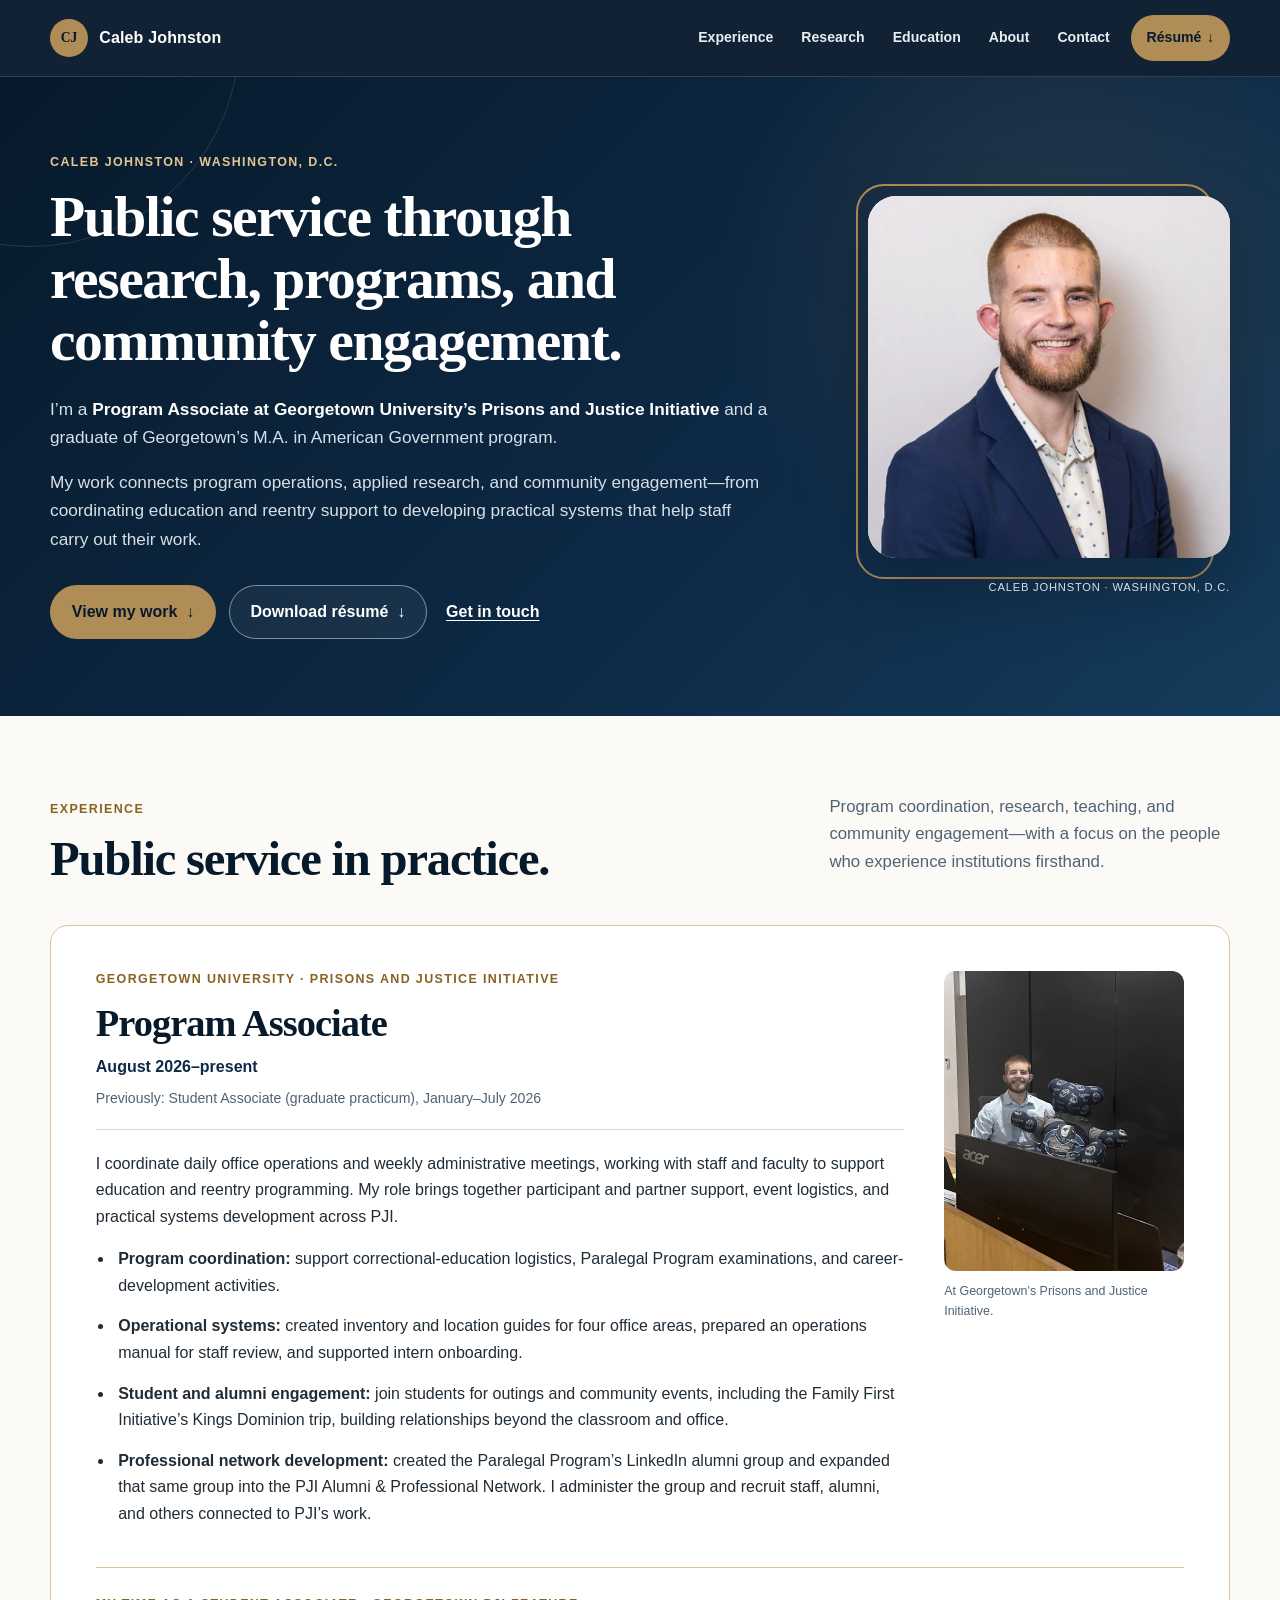
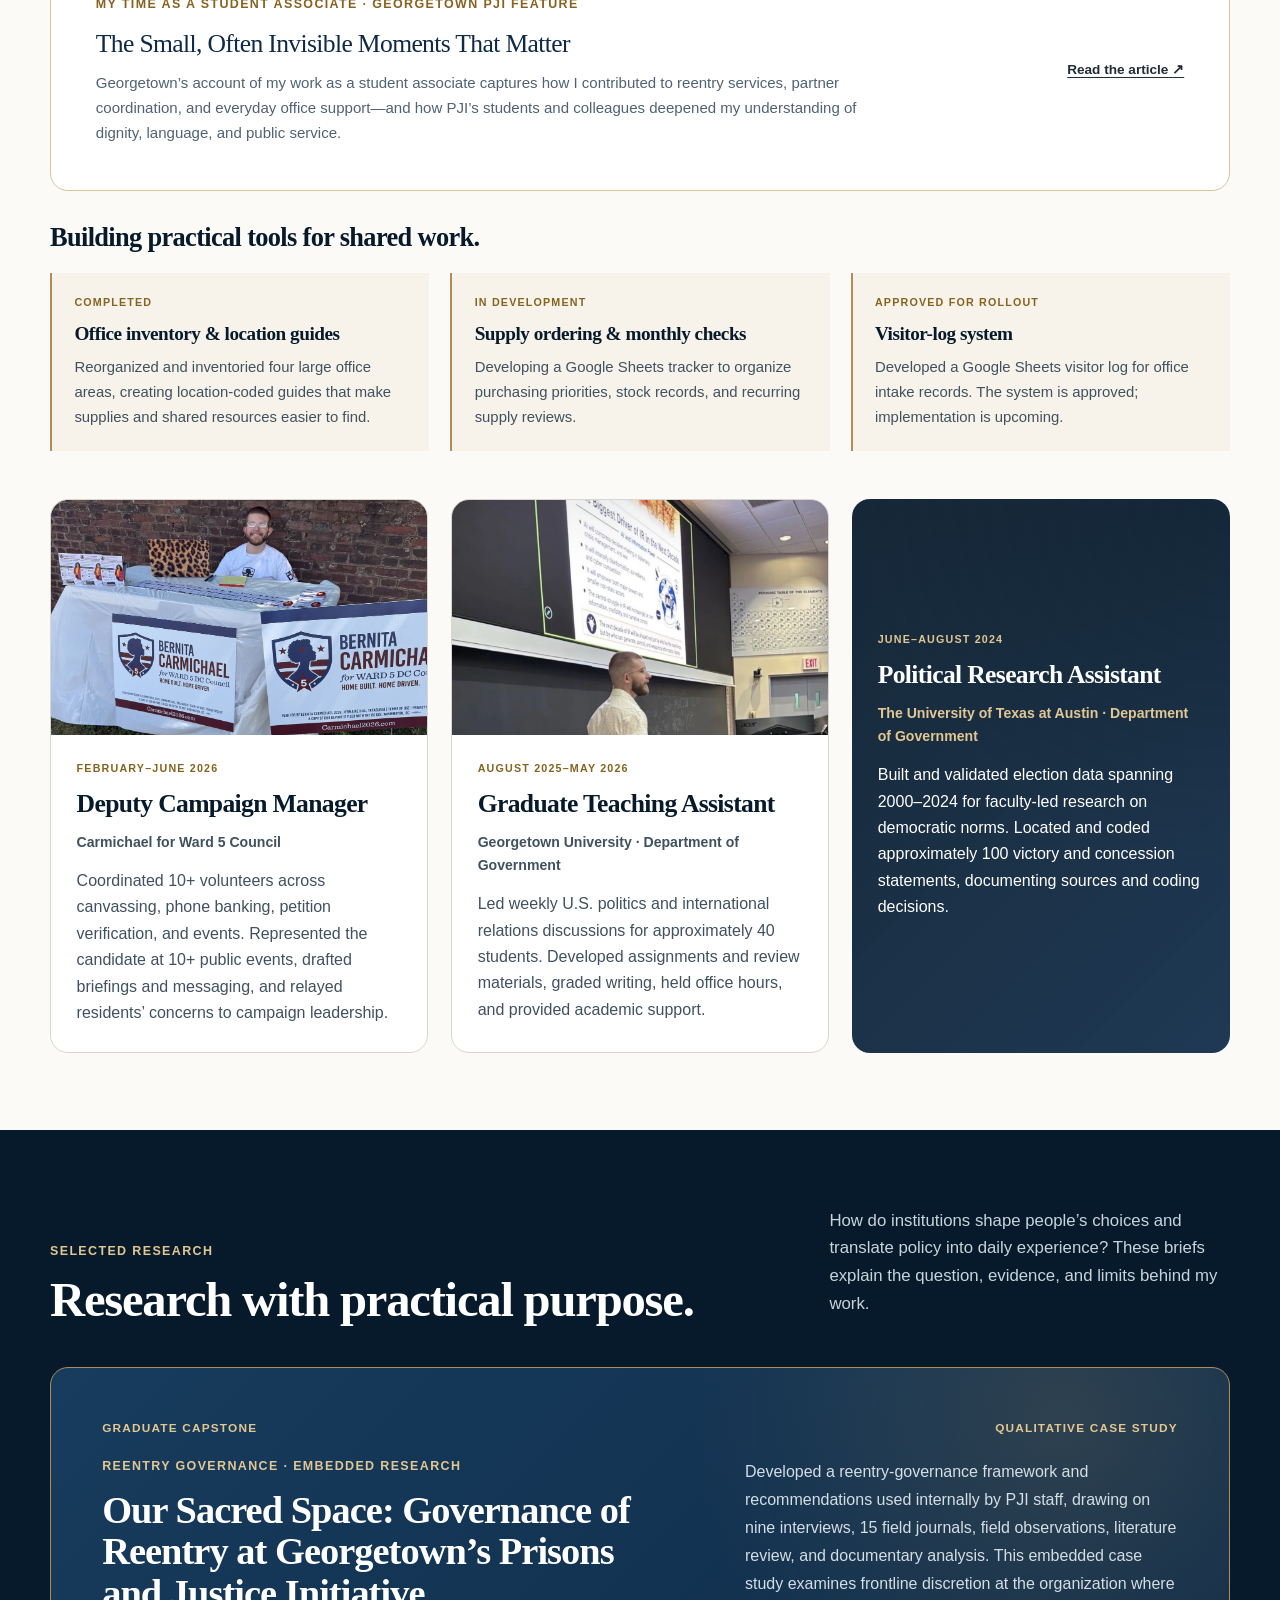
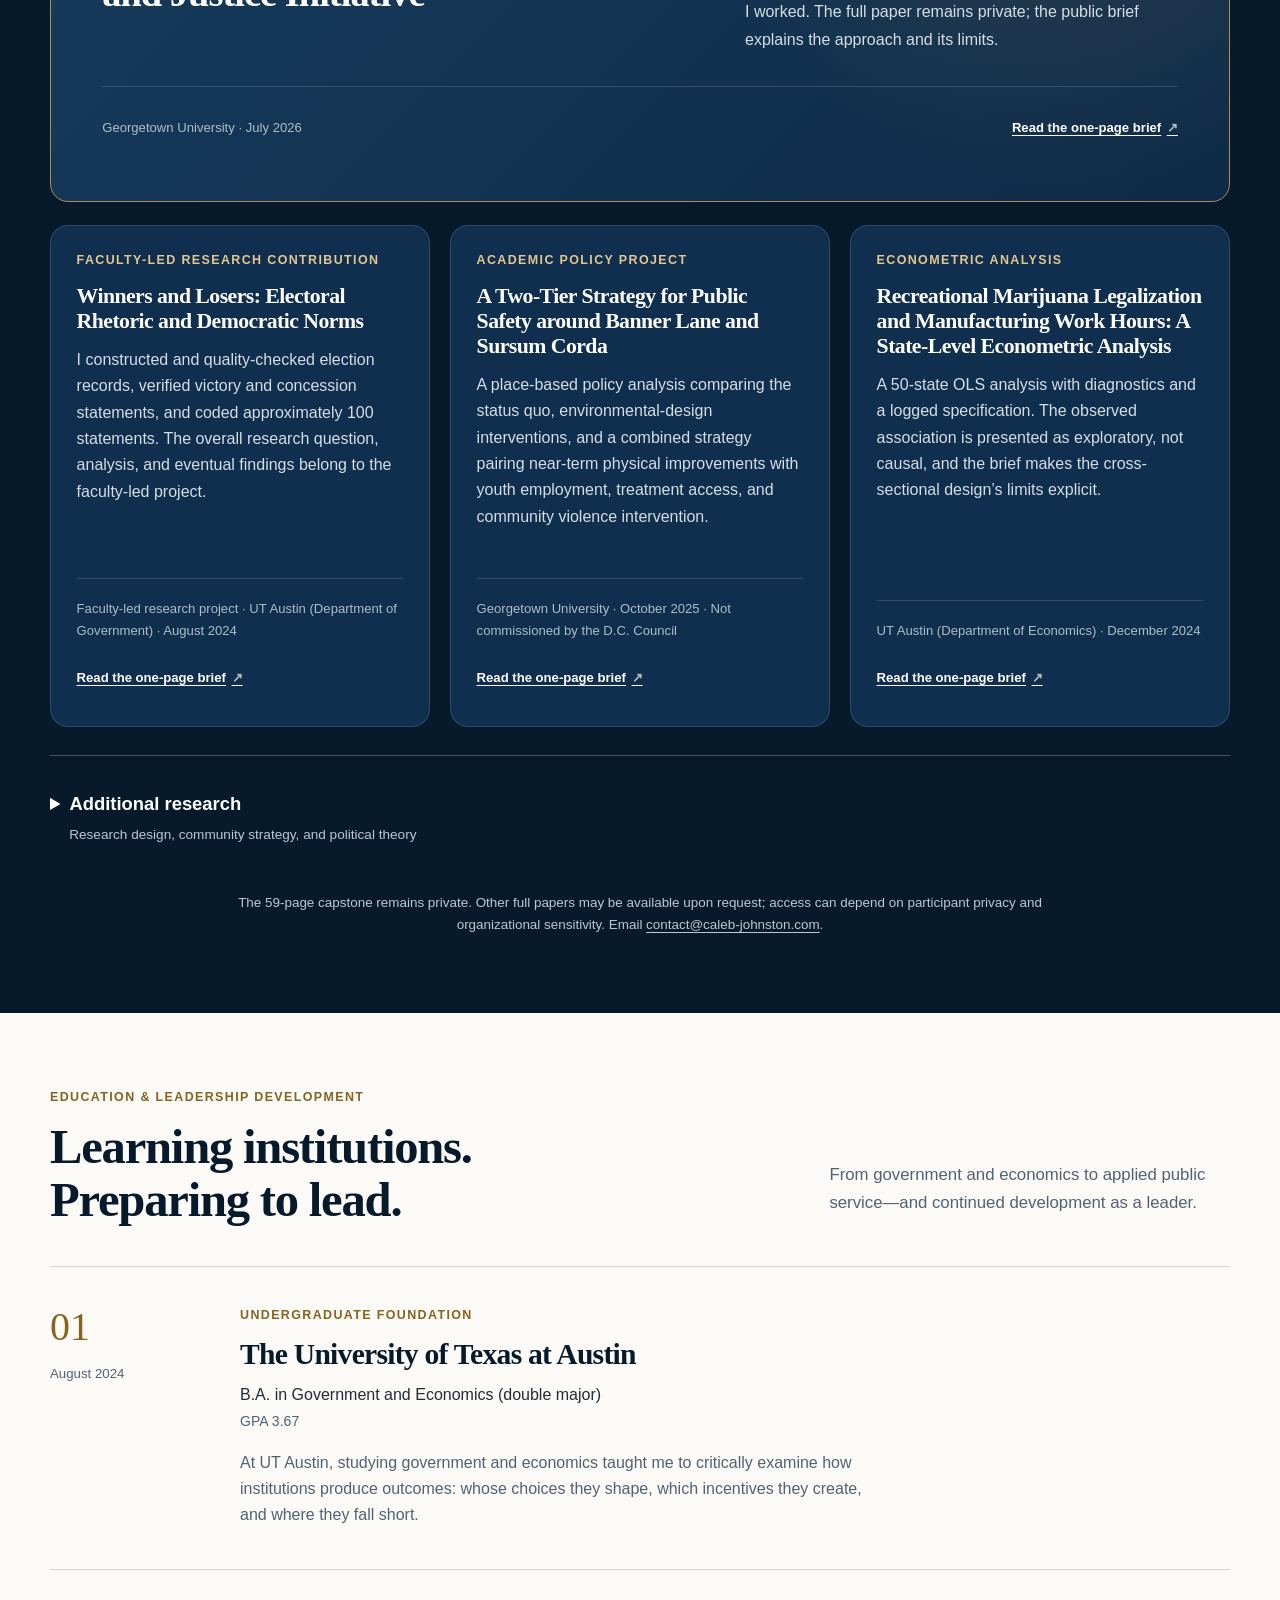
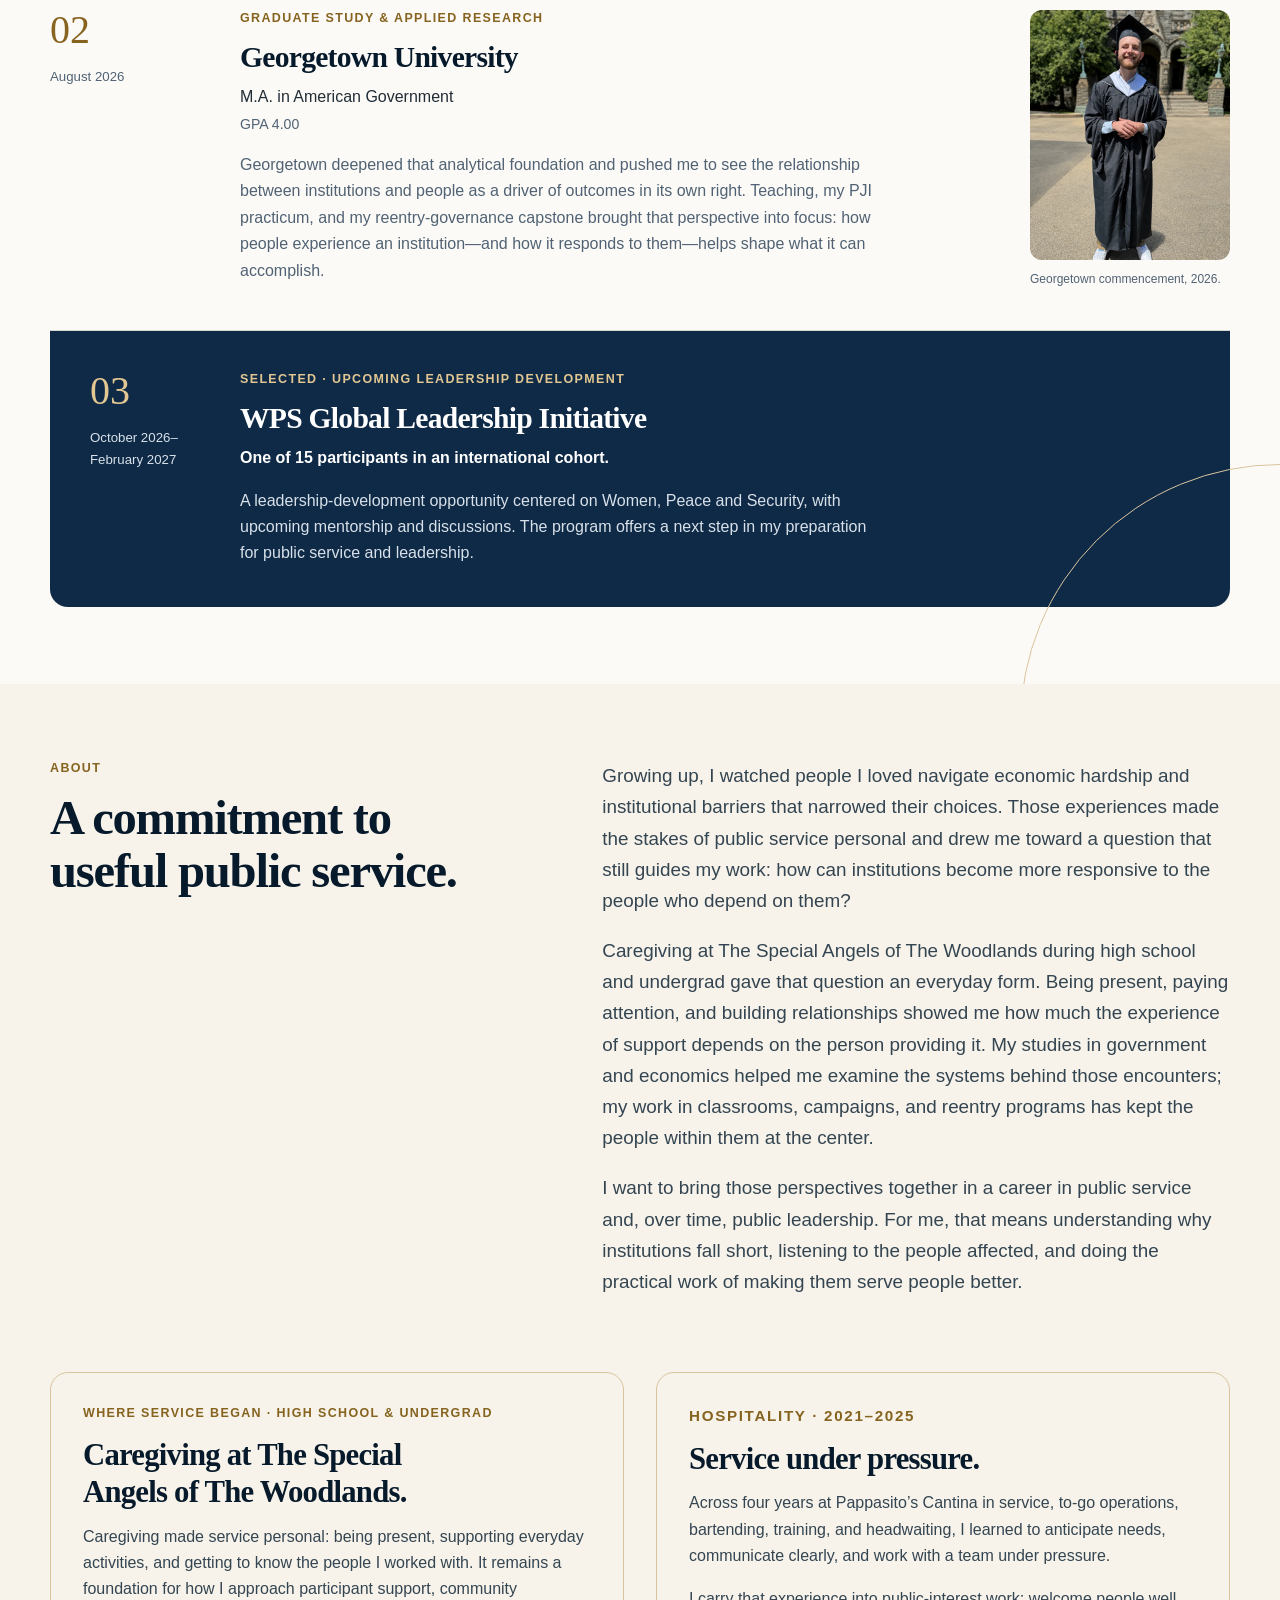
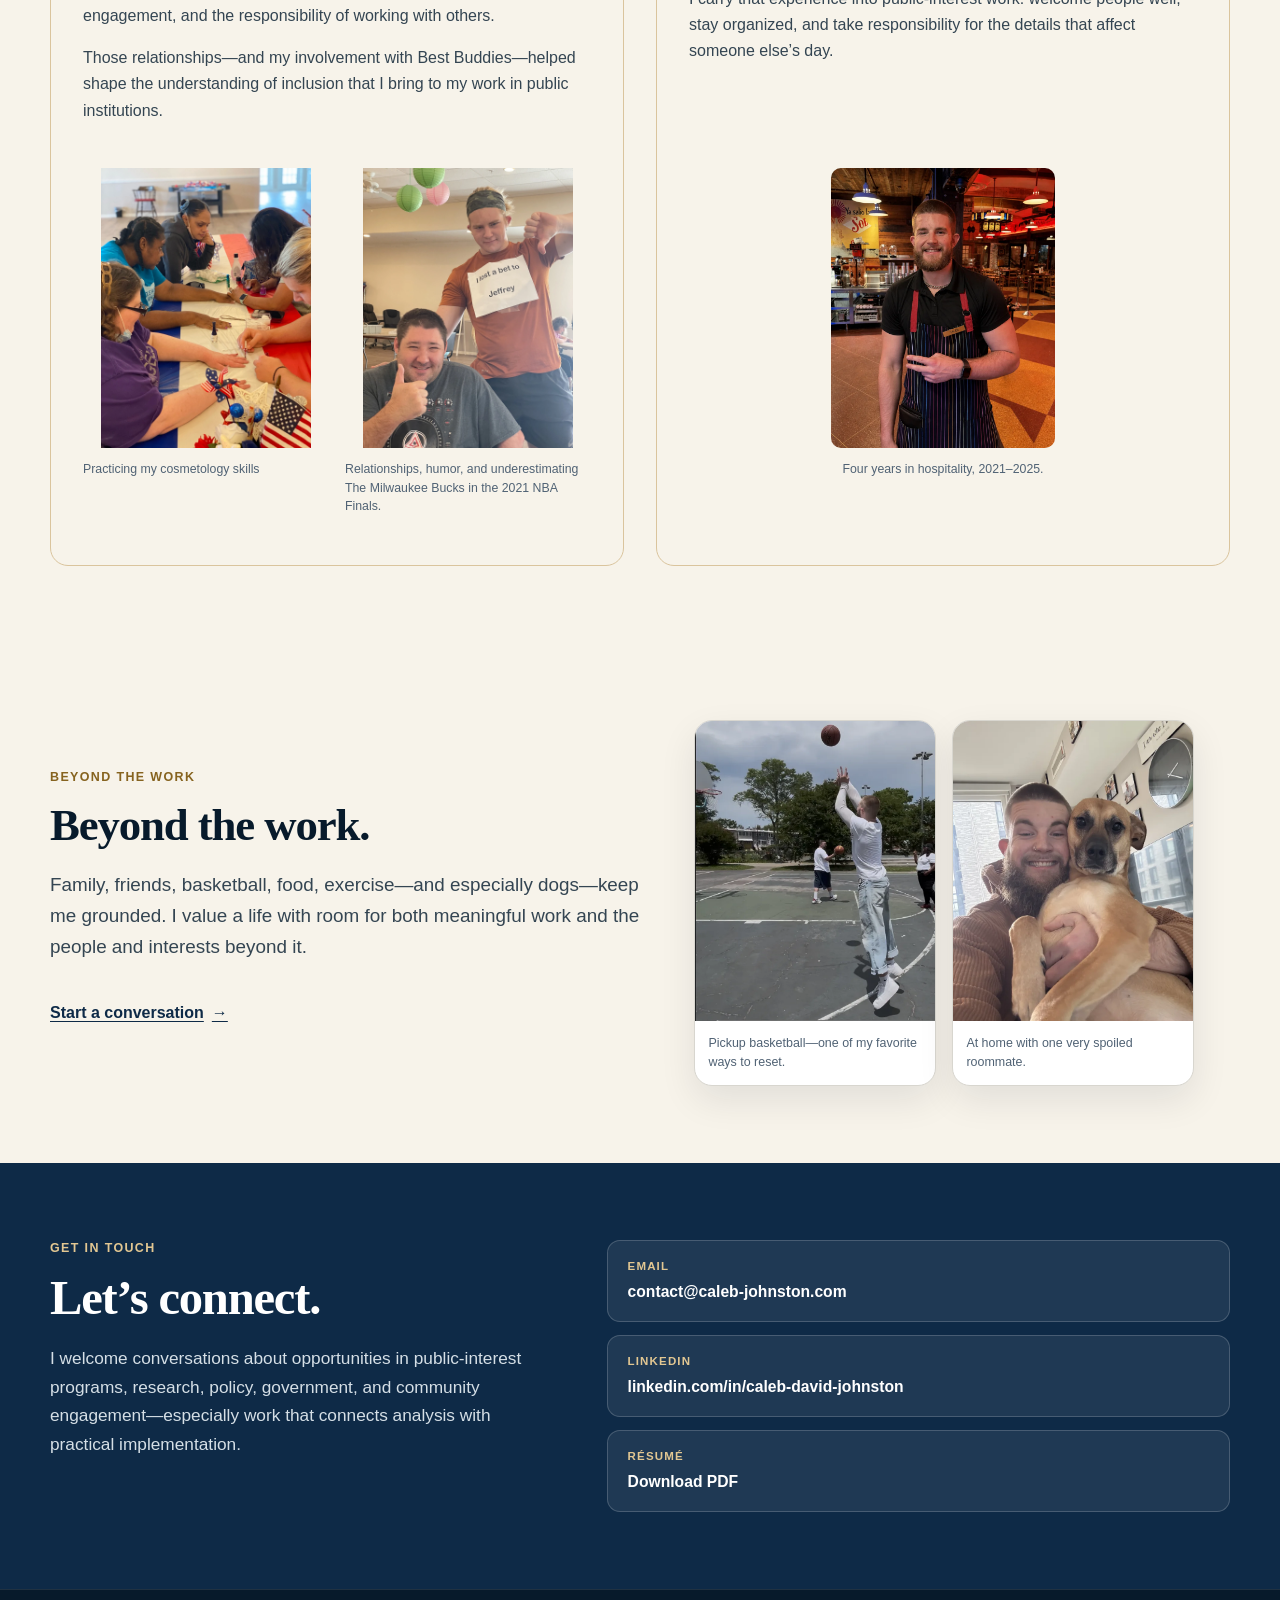
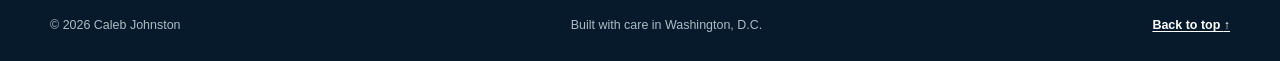
<file: index.html>
<!DOCTYPE html>
<html lang="en">
<head>
  <meta charset="utf-8">
  <meta name="viewport" content="width=device-width, initial-scale=1">
  <title>Caleb Johnston | Program Operations, Research &amp; Public Service</title>
  <meta name="description" content="Caleb Johnston is a Program Associate at Georgetown’s Prisons and Justice Initiative and an M.A. graduate in American Government, working across program operations, applied research, and community engagement.">
  <meta name="theme-color" content="#0e2a47">
  <meta name="color-scheme" content="light">
  <link rel="canonical" href="https://caleb-johnston.com/">
  <link rel="icon" href="/assets/favicon.svg" type="image/svg+xml">
  <link rel="apple-touch-icon" href="/assets/apple-touch-icon.png">
  <link rel="stylesheet" href="/styles.css">

  <meta property="og:type" content="website">
  <meta property="og:site_name" content="Caleb Johnston">
  <meta property="og:title" content="Caleb Johnston | Program Operations, Research &amp; Public Service">
  <meta property="og:description" content="Caleb Johnston is a Program Associate at Georgetown’s Prisons and Justice Initiative and an M.A. graduate in American Government, working across program operations, applied research, and community engagement.">
  <meta property="og:url" content="https://caleb-johnston.com/">
  <meta property="og:image" content="https://caleb-johnston.com/assets/og-image.jpg">
  <meta property="og:image:width" content="1200">
  <meta property="og:image:height" content="630">
  <meta property="og:image:alt" content="Caleb Johnston. Public service through research, programs, and community engagement.">
  <meta name="twitter:card" content="summary_large_image">
  <meta name="twitter:title" content="Caleb Johnston | Program Operations, Research &amp; Public Service">
  <meta name="twitter:description" content="Caleb Johnston is a Program Associate at Georgetown’s Prisons and Justice Initiative and an M.A. graduate in American Government, working across program operations, applied research, and community engagement.">
  <meta name="twitter:image" content="https://caleb-johnston.com/assets/og-image.jpg">
  <meta name="twitter:image:alt" content="Caleb Johnston. Public service through research, programs, and community engagement.">

  <script type="application/ld+json">
{
  "@context": "https://schema.org",
  "@type": "Person",
  "name": "Caleb Johnston",
  "url": "https://caleb-johnston.com/",
  "image": "https://caleb-johnston.com/assets/photos/caleb-johnston-headshot-900.jpg",
  "email": "mailto:contact@caleb-johnston.com",
  "address": {
    "@type": "PostalAddress",
    "addressLocality": "Washington",
    "addressRegion": "DC",
    "addressCountry": "US"
  },
  "alumniOf": [
    {
      "@type": "CollegeOrUniversity",
      "name": "University of Texas at Austin"
    },
    {
      "@type": "CollegeOrUniversity",
      "name": "Georgetown University"
    }
  ],
  "sameAs": [
    "https://www.linkedin.com/in/caleb-david-johnston"
  ],
  "knowsAbout": [
    "Public policy research",
    "Program operations",
    "Reentry",
    "Political research",
    "Qualitative research",
    "Quantitative analysis"
  ],
  "jobTitle": "Program Associate",
  "worksFor": {
    "@type": "Organization",
    "name": "Georgetown University Prisons and Justice Initiative",
    "url": "https://prisonsandjustice.georgetown.edu/"
  }
}
</script>
</head>
<body>
  <a class="skip-link" href="#main">Skip to main content</a>

  <header class="site-header">
    <div class="nav-shell">
      <a class="brand" href="#home" aria-label="Caleb Johnston, home">
        <span class="brand-mark" aria-hidden="true">CJ</span>
        <span class="brand-name">Caleb Johnston</span>
      </a>
      <nav class="site-nav" aria-label="Primary navigation">
        <ul>
<li><a href="#work">Experience</a></li><li><a href="#writing">Research</a></li><li><a href="#path">Education</a></li><li><a href="#about">About</a></li><li><a href="#contact">Contact</a></li><li><a class="nav-resume" href="/docs/caleb-johnston-resume.pdf">Résumé <span aria-hidden="true">↓</span></a></li></ul></nav>
    </div>
  </header>

  <main id="main">
    <section class="hero section" id="home" aria-labelledby="hero-title">
      <div class="hero-grid wrap">
        <div class="hero-copy">
          <p class="eyebrow">Caleb Johnston · Washington, D.C.</p>
          <h1 id="hero-title">Public service through research, programs, and community engagement.</h1><div class="hero-lede"><p>I’m a <strong>Program Associate at Georgetown University’s Prisons and Justice Initiative</strong> and a graduate of Georgetown’s M.A. in American Government program.</p><p>My work connects program operations, applied research, and community engagement—from coordinating education and reentry support to developing practical systems that help staff carry out their work.</p></div><div class="button-row" aria-label="Primary actions"><a class="button button-primary" href="#work">View my work <span aria-hidden="true">↓</span></a><a class="button button-secondary" href="/docs/caleb-johnston-resume.pdf">Download résumé <span aria-hidden="true">↓</span></a><a class="hero-contact" href="#contact">Get in touch</a></div></div>

        <figure class="hero-portrait">
          <picture>
            <source srcset="/assets/photos/caleb-johnston-headshot-480.webp 480w, /assets/photos/caleb-johnston-headshot-900.webp 900w" type="image/webp" sizes="(max-width: 600px) 86vw, (max-width: 980px) 400px, 34vw">
            <img src="/assets/photos/caleb-johnston-headshot-900.jpg" srcset="/assets/photos/caleb-johnston-headshot-480.jpg 480w, /assets/photos/caleb-johnston-headshot-900.jpg 900w" sizes="(max-width: 600px) 86vw, (max-width: 980px) 400px, 34vw" width="900" height="900" alt="Caleb Johnston smiling in a navy blazer." fetchpriority="high">
          </picture>
          <figcaption>Caleb Johnston · Washington, D.C.</figcaption>
        </figure>
      </div>
    </section>

    <section class="section work" id="work" aria-labelledby="work-title"><div class="wrap">
<div class="section-heading"><div><p class="eyebrow">Experience</p><h2 id="work-title">Public service in practice.</h2></div><p>Program coordination, research, teaching, and community engagement—with a focus on the people who experience institutions firsthand.</p></div>
<article class="current-role" id="pji"><div class="role-main"><p class="eyebrow">Georgetown University · Prisons and Justice Initiative</p><h3>Program Associate</h3><p class="role-date">August 2026–present</p><p class="role-progression">Previously: Student Associate (graduate practicum), January–July 2026</p>
<p>I coordinate daily office operations and weekly administrative meetings, working with staff and faculty to support education and reentry programming. My role brings together participant and partner support, event logistics, and practical systems development across PJI.</p>
<ul class="role-evidence">
<li><strong>Program coordination:</strong> support correctional-education logistics, Paralegal Program examinations, and career-development activities.</li>
<li><strong>Operational systems:</strong> created inventory and location guides for four office areas, prepared an operations manual for staff review, and supported intern onboarding.</li>
<li><strong>Student and alumni engagement:</strong> join students for outings and community events, including the Family First Initiative’s Kings Dominion trip, building relationships beyond the classroom and office.</li>
<li><strong>Professional network development:</strong> created the Paralegal Program’s LinkedIn alumni group and expanded that same group into the PJI Alumni &amp; Professional Network. I administer the group and recruit staff, alumni, and others connected to PJI’s work.</li>
</ul></div><figure class="pji-context"><picture><source srcset="/assets/photos/pji-front-desk.webp" type="image/webp"><img src="/assets/photos/pji-front-desk.jpg" width="960" height="1200" loading="lazy" alt="Caleb Johnston at the PJI front desk beside a Georgetown bulldog mascot."></picture><figcaption>At Georgetown’s Prisons and Justice Initiative.</figcaption></figure><aside class="pji-feature" aria-labelledby="pji-feature-title"><div><p class="card-meta">My time as a student associate · Georgetown PJI feature</p><h4 id="pji-feature-title"><a href="https://prisonsandjustice.georgetown.edu/news/the-small-often-invisible-moments-that-matter/">The Small, Often Invisible Moments That Matter</a></h4><p>Georgetown’s account of my work as a student associate captures how I contributed to reentry services, partner coordination, and everyday office support—and how PJI’s students and colleagues deepened my understanding of dignity, language, and public service.</p></div><a class="article-link" href="https://prisonsandjustice.georgetown.edu/news/the-small-often-invisible-moments-that-matter/" aria-label="Read Georgetown’s article about Caleb Johnston’s work as a student associate">Read the article <span aria-hidden="true">↗</span></a></aside></article>
<div class="operations-projects" aria-labelledby="operations-title"><h3 id="operations-title">Building practical tools for shared work.</h3><div class="operations-grid"><article><p class="card-meta">Completed</p><h4>Office inventory &amp; location guides</h4><p>Reorganized and inventoried four large office areas, creating location-coded guides that make supplies and shared resources easier to find.</p></article><article><p class="card-meta">In development</p><h4>Supply ordering &amp; monthly checks</h4><p>Developing a Google Sheets tracker to organize purchasing priorities, stock records, and recurring supply reviews.</p></article><article><p class="card-meta">Approved for rollout</p><h4>Visitor-log system</h4><p>Developed a Google Sheets visitor log for office intake records. The system is approved; implementation is upcoming.</p></article></div></div>
<div class="work-grid"><article class="work-card"><figure class=""><picture><source srcset="/assets/photos/ward-5-campaign.webp" type="image/webp"><img src="/assets/photos/ward-5-campaign.jpg" width="1200" height="900" loading="lazy" alt="Caleb Johnston staffing a Carmichael for Ward 5 Council outreach table."></picture></figure><div class="work-card-body"><p class="card-meta">February–June 2026</p><h3>Deputy Campaign Manager</h3><p class="employer">Carmichael for Ward 5 Council</p><p>Coordinated 10+ volunteers across canvassing, phone banking, petition verification, and events. Represented the candidate at 10+ public events, drafted briefings and messaging, and relayed residents’ concerns to campaign leadership.</p></div></article>
<article class="work-card"><figure class=""><picture><source srcset="/assets/photos/georgetown-teaching.webp" type="image/webp"><img src="/assets/photos/georgetown-teaching.jpg" width="1200" height="900" loading="lazy" alt="Caleb Johnston leading a classroom discussion on international relations."></picture></figure><div class="work-card-body"><p class="card-meta">August 2025–May 2026</p><h3>Graduate Teaching Assistant</h3><p class="employer">Georgetown University · Department of Government</p><p>Led weekly U.S. politics and international relations discussions for approximately 40 students. Developed assignments and review materials, graded writing, held office hours, and provided academic support.</p></div></article>
<article class="work-card text-card"><div class="work-card-body"><p class="card-meta">June–August 2024</p><h3>Political Research Assistant</h3><p class="employer">The University of Texas at Austin · Department of Government</p><p>Built and validated election data spanning 2000–2024 for faculty-led research on democratic norms. Located and coded approximately 100 victory and concession statements, documenting sources and coding decisions.</p></div></article></div>
</div></section><section class="section writing" id="writing" aria-labelledby="writing-title">
      <div class="wrap">
        <div class="section-heading light-heading">
          <div>
            <p class="eyebrow">Selected research</p>
            <h2 id="writing-title">Research with practical purpose.</h2></div>
          <p>How do institutions shape people’s choices and translate policy into daily experience? These briefs explain the question, evidence, and limits behind my work.</p>
        </div>

        <div class="writing-portfolio">
          <article class="writing-card flagship">
            <div class="flagship-label">
              <span>Graduate capstone</span>
              <span>Qualitative case study</span>
            </div>
            <div class="flagship-body">
              <div>
                <p class="writing-type">Reentry governance · Embedded research</p>
                <h3>Our Sacred Space: Governance of Reentry at Georgetown’s Prisons and Justice Initiative</h3>
              </div>
              <p>Developed a reentry-governance framework and recommendations used internally by PJI staff, drawing on nine interviews, 15 field journals, field observations, literature review, and documentary analysis. This embedded case study examines frontline discretion at the organization where I worked. The full paper remains private; the public brief explains the approach and its limits.</p>
            </div>
            <div class="card-footer">
              <span>Georgetown University · July 2026</span>
              <a href="/docs/caleb-johnston-capstone-brief.pdf" aria-label="Read the one-page Our Sacred Space research brief">Read the one-page brief <span aria-hidden="true">↗</span></a>
            </div>
          </article>

          <div class="writing-support-grid">
            <article class="writing-card">
              <div>
                <p class="writing-type">Faculty-led research contribution</p>
                <h3>Winners and Losers: Electoral Rhetoric and Democratic Norms</h3>
                <p>I constructed and quality-checked election records, verified victory and concession statements, and coded approximately 100 statements. The overall research question, analysis, and eventual findings belong to the faculty-led project.</p>
              </div>
              <div class="card-footer">
                <span>Faculty-led research project · UT Austin (Department of Government) · August 2024</span>
                <a href="/docs/caleb-johnston-electoral-rhetoric-brief.pdf" aria-label="Read the one-page Winners and Losers research contribution brief">Read the one-page brief <span aria-hidden="true">↗</span></a>
              </div>
            </article>

            <article class="writing-card">
              <div>
                <p class="writing-type">Academic policy project</p>
                <h3>A Two-Tier Strategy for Public Safety around Banner Lane and Sursum Corda</h3>
                <p>A place-based policy analysis comparing the status quo, environmental-design interventions, and a combined strategy pairing near-term physical improvements with youth employment, treatment access, and community violence intervention.</p>
              </div>
              <div class="card-footer">
                <span>Georgetown University · October 2025 · Not commissioned by the D.C. Council</span>
                <a href="/docs/caleb-johnston-public-safety-policy-brief.pdf" aria-label="Read the one-page Banner Lane and Sursum Corda public-safety brief">Read the one-page brief <span aria-hidden="true">↗</span></a>
              </div>
            </article>

            <article class="writing-card">
              <div>
                <p class="writing-type">Econometric analysis</p>
                <h3>Recreational Marijuana Legalization and Manufacturing Work Hours: A State-Level Econometric Analysis</h3>
                <p>A 50-state OLS analysis with diagnostics and a logged specification. The observed association is presented as exploratory, not causal, and the brief makes the cross-sectional design’s limits explicit.</p>
              </div>
              <div class="card-footer">
                <span>UT Austin (Department of Economics) · December 2024</span>
                <a href="/docs/caleb-johnston-econometrics-brief.pdf" aria-label="Read the one-page marijuana legalization and manufacturing work hours brief">Read the one-page brief <span aria-hidden="true">↗</span></a>
              </div>
            </article>

            </div>
        <details class="additional-research"><summary>Additional research <span>Research design, community strategy, and political theory</span></summary><div class="additional-grid"><article class="writing-card">
              <div>
                <p class="writing-type">Proposed research design</p>
                <h3>When Identity Becomes Political: Racial Identity Activation and Political Alignment Among Multiracial Americans</h3>
                <p>A proposed randomized survey experiment with competing hypotheses, a planned 1,200-person sample, and a defined analytical strategy. The study has not been conducted: no participants were recruited, no data were collected, and no results are claimed.</p>
              </div>
              <div class="card-footer">
                <span>Georgetown University · May 2026</span>
                <a href="/docs/caleb-johnston-identity-survey-design-brief.pdf" aria-label="Read the one-page When Identity Becomes Political research-design brief">Read the one-page brief <span aria-hidden="true">↗</span></a>
              </div>
            </article>

            <article class="writing-card">
              <div>
                <p class="writing-type">Nonviolent strategy</p>
                <h3>Rebuilding Power from the Ground Up: A Nonviolent Strategy for Institutionalizing Resident Power in Sursum Corda</h3>
                <p>A theory-informed movement design mapping stakeholders, leverage points, accessible tactics, coalition building, intersectional risks, and measures of durable resident capacity. It is a conceptual strategy, not an implemented campaign.</p>
              </div>
              <div class="card-footer">
                <span>Georgetown University · December 2025</span>
                <a href="/docs/caleb-johnston-resident-power-brief.pdf" aria-label="Read the one-page Rebuilding Power from the Ground Up brief">Read the one-page brief <span aria-hidden="true">↗</span></a>
              </div>
            </article>

            <article class="writing-card">
              <div>
                <p class="writing-type">Theory building and synthesis</p>
                <h3>Why Similar Interests Produce Different Partisan Loyalties: Institutional Experience and Political Learning in the United States</h3>
                <p>A theoretical account of how repeated encounters with public institutions shape trust, legitimacy, and political learning. It links policy feedback to partisan attachment without presenting an original-data empirical study.</p>
              </div>
              <div class="card-footer">
                <span>Georgetown University · December 2025</span>
                <a href="/docs/caleb-johnston-institutional-political-learning-brief.pdf" aria-label="Read the one-page institutional experience and political learning brief">Read the one-page brief <span aria-hidden="true">↗</span></a>
              </div>
            </article>
          </div></details></div>

        <p class="availability-note">The 59-page capstone remains private. Other full papers may be available upon request; access can depend on participant privacy and organizational sensitivity. Email <a href="mailto:contact@caleb-johnston.com">contact@caleb-johnston.com</a>.</p>
      </div>
    </section>

    <section class="section path" id="path" aria-labelledby="path-title"><div class="wrap">
<div class="section-heading"><div><p class="eyebrow">Education &amp; leadership development</p><h2 id="path-title">Learning institutions.<br>Preparing to lead.</h2></div><p>From government and economics to applied public service—and continued development as a leader.</p></div>
<div class="learning-sequence">
<article class="learning-step"><div class="learning-marker"><span aria-hidden="true">01</span><p>August 2024</p></div><div class="learning-content"><p class="card-meta">Undergraduate foundation</p><h3>The University of Texas at Austin</h3><p class="degree-name">B.A. in Government and Economics <span class="double-major">(double major)</span></p><p class="degree-detail">GPA 3.67</p><p>At UT Austin, studying government and economics taught me to critically examine how institutions produce outcomes: whose choices they shape, which incentives they create, and where they fall short.</p></div></article>
<article class="learning-step georgetown-step"><div class="learning-marker"><span aria-hidden="true">02</span><p>August 2026</p></div><div class="learning-content"><p class="card-meta">Graduate study &amp; applied research</p><h3>Georgetown University</h3><p class="degree-name">M.A. in American Government</p><p class="degree-detail">GPA 4.00</p><p>Georgetown deepened that analytical foundation and pushed me to see the relationship between institutions and people as a driver of outcomes in its own right. Teaching, my PJI practicum, and my reentry-governance capstone brought that perspective into focus: how people experience an institution—and how it responds to them—helps shape what it can accomplish.</p></div><figure class="learning-photo"><picture><source srcset="/assets/photos/georgetown-commencement.webp" type="image/webp"><img src="/assets/photos/georgetown-commencement.jpg" width="800" height="1000" loading="lazy" alt="Caleb Johnston in master’s graduation regalia at Georgetown."></picture><figcaption>Georgetown commencement, 2026.</figcaption></figure></article>
<article class="learning-step wps-step"><div class="learning-marker"><span aria-hidden="true">03</span><p>October 2026–<br>February 2027</p></div><div class="learning-content"><p class="card-meta">Selected · Upcoming leadership development</p><h3>WPS Global Leadership Initiative</h3><p class="cohort-line">One of 15 participants in an international cohort.</p><p>A leadership-development opportunity centered on Women, Peace and Security, with upcoming mentorship and discussions. The program offers a next step in my preparation for public service and leadership.</p></div></article>
</div></div></section><section class="section about" id="about" aria-labelledby="about-title"><div class="wrap"><div class="about-grid"><div><p class="eyebrow">About</p><h2 id="about-title">A commitment to useful public service.</h2></div><div class="prose"><p>Growing up, I watched people I loved navigate economic hardship and institutional barriers that narrowed their choices. Those experiences made the stakes of public service personal and drew me toward a question that still guides my work: how can institutions become more responsive to the people who depend on them?</p><p>Caregiving at The Special Angels of The Woodlands during high school and undergrad gave that question an everyday form. Being present, paying attention, and building relationships showed me how much the experience of support depends on the person providing it. My studies in government and economics helped me examine the systems behind those encounters; my work in classrooms, campaigns, and reentry programs has kept the people within them at the center.</p><p>I want to bring those perspectives together in a career in public service and, over time, public leadership. For me, that means understanding why institutions fall short, listening to the people affected, and doing the practical work of making them serve people better.</p></div></div><div class="service-stories"><article class="caregiving-story" aria-labelledby="caregiving-title"><div class="caregiving-copy"><p class="eyebrow">Where service began · High school &amp; undergrad</p><h3 id="caregiving-title">Caregiving at The Special Angels of The Woodlands.</h3><p>Caregiving made service personal: being present, supporting everyday activities, and getting to know the people I worked with. It remains a foundation for how I approach participant support, community engagement, and the responsibility of working with others.</p><p>Those relationships—and my involvement with Best Buddies—helped shape the understanding of inclusion that I bring to my work in public institutions.</p></div><div class="caregiving-gallery"><figure><picture><source srcset="/assets/photos/special-angels-activities.webp" type="image/webp"><img src="/assets/photos/special-angels-activities.jpg" width="900" height="1200" loading="lazy" alt="Caleb Johnston participating in a nail-painting activity at The Special Angels of The Woodlands."></picture><figcaption>Practicing my cosmetology skills</figcaption></figure><figure><picture><source srcset="/assets/photos/special-angels-connection.webp" type="image/webp"><img src="/assets/photos/special-angels-connection.jpg" width="900" height="1200" loading="lazy" alt="Caleb Johnston sharing a playful moment with a participant at Special Angels."></picture><figcaption>Relationships, humor, and underestimating The Milwaukee Bucks in the 2021 NBA Finals.</figcaption></figure></div></article><article class="earlier-service" aria-labelledby="hospitality-title"><div class="hospitality-copy"><p class="eyebrow">Hospitality · 2021–2025</p><h3 id="hospitality-title">Service under pressure.</h3><p>Across four years at Pappasito’s Cantina in service, to-go operations, bartending, training, and headwaiting, I learned to anticipate needs, communicate clearly, and work with a team under pressure.</p><p>I carry that experience into public-interest work: welcome people well, stay organized, and take responsibility for the details that affect someone else’s day.</p></div><figure class="earlier-service-photo"><picture><source srcset="/assets/photos/caleb-pappasitos.webp" type="image/webp"><img src="/assets/photos/caleb-pappasitos.jpg" width="800" height="1000" loading="lazy" alt="Caleb Johnston in his Pappasito’s uniform."></picture><figcaption>Four years in hospitality, 2021–2025.</figcaption></figure></article></div></div></section><section class="section beyond" id="beyond" aria-labelledby="beyond-title">
      <div class="wrap beyond-grid">
        <div class="beyond-copy">
          <p class="eyebrow">Beyond the work</p>
          <h2 id="beyond-title">Beyond the work.</h2><div class="prose">
            <p>Family, friends, basketball, food, exercise—and especially dogs—keep me grounded. I value a life with room for both meaningful work and the people and interests beyond it.</p>
          </div>
          <a class="text-link" href="#contact">Start a conversation <span aria-hidden="true">→</span></a>
        </div>

        <div class="life-gallery" aria-label="Personal photographs">
          <figure class="photo-card gallery-small basketball-card">
            <picture>
              <source srcset="/assets/photos/caleb-basketball.webp" type="image/webp">
              <img src="/assets/photos/caleb-basketball.jpg" width="800" height="1000" loading="lazy" alt="Caleb Johnston taking a jump shot, with the ball and hoop visible, on an outdoor basketball court.">
            </picture>
            <figcaption>Pickup basketball—one of my favorite ways to reset.</figcaption>
          </figure>
          <figure class="photo-card gallery-small dog-portrait-card">
            <picture>
              <source srcset="/assets/photos/caleb-dog-portrait.webp" type="image/webp">
              <img src="/assets/photos/caleb-dog-portrait.jpg" width="800" height="900" loading="lazy" alt="Caleb Johnston smiling while holding one of his dogs.">
            </picture>
            <figcaption>At home with one very spoiled roommate.</figcaption>
          </figure>
        </div>
      </div>
    </section>

    <section class="section contact" id="contact" aria-labelledby="contact-title">
      <div class="wrap contact-inner">
        <div>
          <p class="eyebrow">Get in touch</p>
          <h2 id="contact-title">Let’s connect.</h2><p>I welcome conversations about opportunities in public-interest programs, research, policy, government, and community engagement—especially work that connects analysis with practical implementation.</p>
        </div>
        <div class="contact-actions">
          <a class="contact-link" href="mailto:contact@caleb-johnston.com">
            <span>Email</span>
            <strong>contact@caleb-johnston.com</strong>
          </a>
          <a class="contact-link" href="https://www.linkedin.com/in/caleb-david-johnston">
            <span>LinkedIn</span>
            <strong>linkedin.com/in/caleb-david-johnston</strong>
          </a>
          <a class="contact-link" href="/docs/caleb-johnston-resume.pdf">
            <span>Résumé</span>
            <strong>Download PDF</strong>
          </a>
        </div>
      </div>
    </section>
  </main>

  <footer class="site-footer">
    <div class="wrap footer-inner">
      <p>© 2026 Caleb Johnston</p>
      <p>Built with care in Washington, D.C.</p>
      <a href="#home">Back to top <span aria-hidden="true">↑</span></a>
    </div>
  </footer>
</body>
</html>
</file>
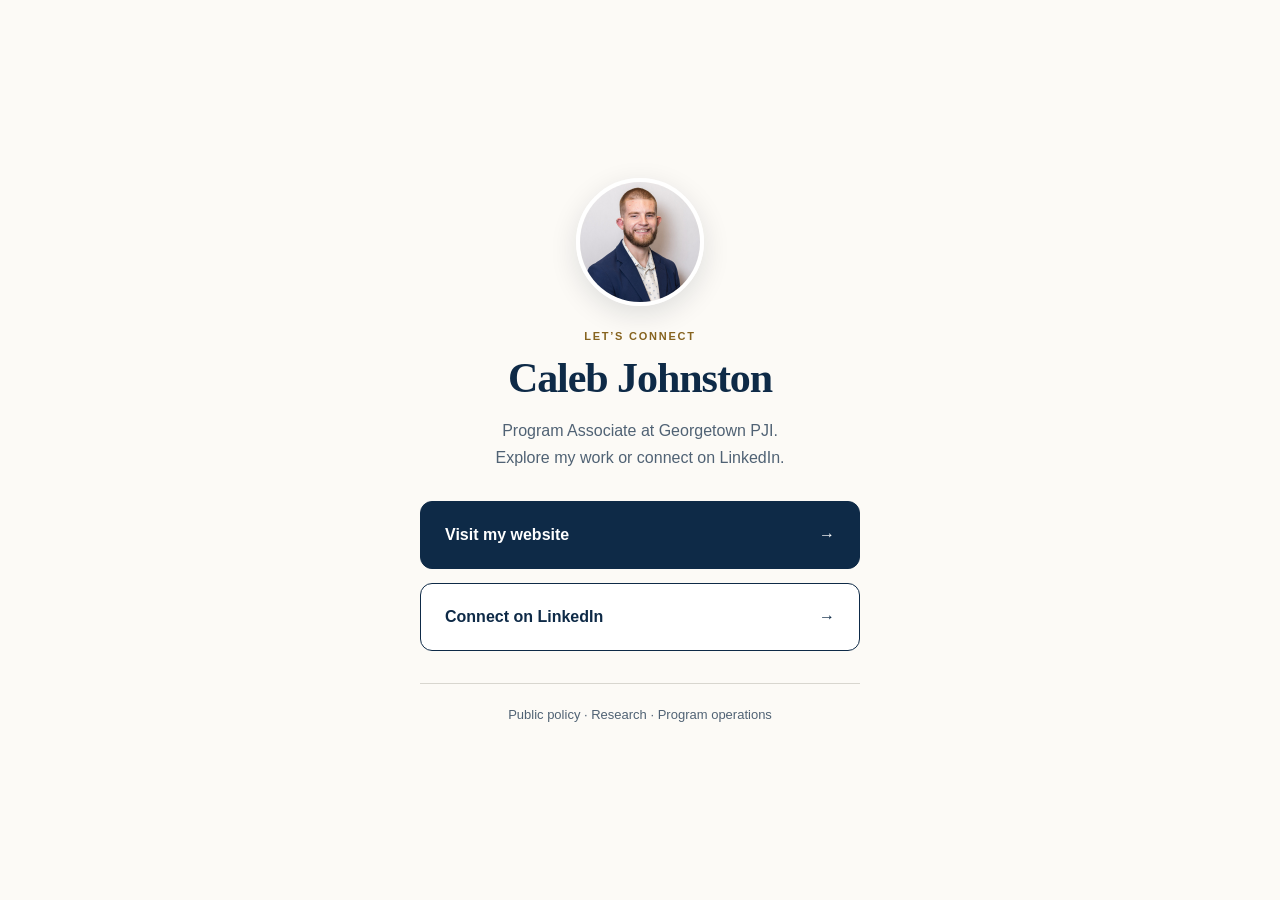
<file: connect/index.html>
<!doctype html>
<html lang="en">
<head>
  <meta charset="utf-8">
  <meta name="viewport" content="width=device-width, initial-scale=1">
  <title>Connect with Caleb Johnston</title>
  <meta name="description" content="Visit Caleb Johnston’s website or connect with him on LinkedIn.">
  <meta name="theme-color" content="#0e2a47">
  <link rel="canonical" href="https://caleb-johnston.com/connect/">
  <link rel="icon" href="/assets/favicon.svg" type="image/svg+xml">
  <meta property="og:title" content="Connect with Caleb Johnston">
  <meta property="og:description" content="Explore my work or connect with me on LinkedIn.">
  <meta property="og:type" content="website">
  <meta property="og:url" content="https://caleb-johnston.com/connect/">
  <meta property="og:image" content="https://caleb-johnston.com/assets/og-image.jpg">
  <style>
    * { box-sizing: border-box; }
    body { margin: 0; min-height: 100vh; min-height: 100svh; display: grid; place-items: center; padding: 36px 20px; background: #fcfaf6; color: #0e2a47; font-family: -apple-system, BlinkMacSystemFont, "Segoe UI", sans-serif; }
    main { width: 100%; max-width: 440px; text-align: center; }
    .portrait { width: 128px; height: 128px; object-fit: cover; border-radius: 50%; margin: 0 auto 24px; display: block; border: 4px solid #fff; box-shadow: 0 8px 28px rgb(7 26 43 / 12%); }
    .eyebrow { color: #86631f; font-size: 11px; letter-spacing: .16em; font-weight: 700; text-transform: uppercase; margin: 0 0 12px; }
    h1 { font-family: Georgia, "Times New Roman", serif; font-size: clamp(32px, 8vw, 42px); line-height: 1.15; margin: 0 0 16px; font-weight: 700; letter-spacing: -.025em; }
    .intro { color: #506274; font-size: 16px; line-height: 1.65; margin: 0 0 30px; }
    nav { display: grid; gap: 14px; }
    .button { display: flex; align-items: center; justify-content: space-between; gap: 12px; min-height: 68px; padding: 20px 24px; border: 1px solid #0e2a47; border-radius: 12px; text-decoration: none; font-size: 16px; font-weight: 650; color: #fff; background: #0e2a47; }
    .secondary { color: #0e2a47; background: #fff; }
    .button:hover { background: #183c5e; color: #fff; }
    .button:focus-visible { outline: 3px solid #86631f; outline-offset: 5px; }
    footer { border-top: 1px solid #d8d6cf; padding-top: 23px; margin-top: 32px; color: #506274; font-size: 13px; }
  </style>
</head>
<body>
  <main>
    <img class="portrait" src="/assets/photos/caleb-johnston-headshot-480.jpg" width="128" height="128" alt="Caleb Johnston smiling in a navy blazer">
    <p class="eyebrow">Let’s connect</p>
    <h1>Caleb Johnston</h1>
    <p class="intro">Program Associate at Georgetown PJI.<br>Explore my work or connect on LinkedIn.</p>
    <nav aria-label="Connect with Caleb">
      <a class="button" href="https://caleb-johnston.com/">Visit my website <span aria-hidden="true">→</span></a>
      <a class="button secondary" href="https://www.linkedin.com/in/caleb-david-johnston/">Connect on LinkedIn <span aria-hidden="true">→</span></a>
    </nav>
    <footer>Public policy · Research · Program operations</footer>
  </main>
</body>
</html>
</file>
<file: styles.css>
:root {
  --navy-950: #071a2b;
  --navy-900: #0e2a47;
  --navy-800: #183c5e;
  --navy-100: #e8eef3;
  --gold-600: #86631f;
  --gold-400: #b08d57;
  --gold-200: #dac49d;
  --ivory: #f7f3ea;
  --cream: #fcfaf6;
  --white: #ffffff;
  --ink: #202c36;
  --slate: #506274;
  --line: #d8d6cf;
  --shadow: 0 18px 50px rgb(7 26 43 / 10%);
  --serif: Georgia, "Times New Roman", serif;
  --sans: Inter, ui-sans-serif, -apple-system, BlinkMacSystemFont, "Segoe UI", sans-serif;
  --max: 1180px;
  --radius-lg: 28px;
  --radius-md: 18px;
}

*, *::before, *::after { box-sizing: border-box; }

html {
  scroll-behavior: smooth;
  scroll-padding-top: 98px;
}

body {
  margin: 0;
  color: var(--ink);
  background: var(--cream);
  font-family: var(--sans);
  font-size: 1rem;
  line-height: 1.65;
  text-rendering: optimizeLegibility;
  -webkit-font-smoothing: antialiased;
}

img { display: block; max-width: 100%; height: auto; }
a { color: inherit; text-underline-offset: 0.2em; text-decoration-thickness: 0.08em; }
a:hover { text-decoration-color: var(--gold-400); }
:focus-visible { outline: 3px solid var(--gold-400); outline-offset: 4px; border-radius: 4px; }
h1, h2, h3, h4, p { margin-top: 0; }

h1, h2, h3, h4 {
  color: var(--navy-950);
  font-family: var(--serif);
  font-weight: 700;
  line-height: 1.08;
  letter-spacing: -0.025em;
  text-wrap: balance;
}

.line-set > span { display: block; white-space: nowrap; }

h1 { max-width: 820px; margin-bottom: 1.4rem; font-size: clamp(3.15rem, 7.1vw, 6.7rem); }
h2 { margin-bottom: 1.25rem; font-size: clamp(2.25rem, 4.6vw, 4.35rem); }
h3 { margin-bottom: 0.8rem; font-size: clamp(1.45rem, 2.4vw, 2.05rem); }
h4 { margin-bottom: 0.65rem; font-size: 1.2rem; }
.wrap { width: min(calc(100% - 2.4rem), var(--max)); margin-inline: auto; }
.section { padding-block: clamp(5rem, 9vw, 8.7rem); }

.eyebrow, .mini-label, .card-meta, .writing-type {
  margin-bottom: 0.9rem;
  color: var(--gold-600);
  font-size: 0.78rem;
  font-weight: 800;
  letter-spacing: 0.11em;
  line-height: 1.4;
  text-transform: uppercase;
}

.skip-link {
  position: fixed;
  z-index: 1000;
  top: 0.8rem;
  left: 0.8rem;
  padding: 0.75rem 1rem;
  color: var(--white);
  background: var(--navy-950);
  border-radius: 8px;
  transform: translateY(-180%);
  transition: transform 160ms ease;
}
.skip-link:focus { transform: translateY(0); }

.site-header {
  position: sticky;
  z-index: 100;
  top: 0;
  color: var(--white);
  background: rgb(7 26 43 / 96%);
  border-bottom: 1px solid rgb(255 255 255 / 14%);
  backdrop-filter: blur(12px);
}

.nav-shell {
  display: flex;
  width: min(calc(100% - 2rem), var(--max));
  min-height: 76px;
  margin-inline: auto;
  align-items: center;
  justify-content: space-between;
  gap: 1.5rem;
}

.brand {
  display: inline-flex;
  flex: 0 0 auto;
  min-height: 48px;
  align-items: center;
  gap: 0.7rem;
  font-weight: 800;
  text-decoration: none;
}

.brand-mark {
  display: inline-grid;
  width: 38px;
  height: 38px;
  color: var(--navy-950);
  background: var(--gold-400);
  border-radius: 50%;
  font-family: var(--serif);
  font-size: 0.85rem;
  place-items: center;
}
.brand-name { letter-spacing: 0.01em; }
.site-nav { overflow-x: auto; scrollbar-width: thin; }
.site-nav ul { display: flex; margin: 0; padding: 0; align-items: center; gap: 0.15rem; list-style: none; }

.site-nav a {
  display: inline-flex;
  min-height: 46px;
  padding: 0.7rem 0.8rem;
  align-items: center;
  color: #e9eef2;
  font-size: 0.88rem;
  font-weight: 700;
  text-decoration: none;
  white-space: nowrap;
}
.site-nav a:hover { color: var(--white); }
.site-nav .nav-resume { min-height: 40px; margin-left: 0.35rem; padding-inline: 1rem; color: var(--navy-950); background: var(--gold-400); border-radius: 999px; }

.hero {
  position: relative;
  overflow: hidden;
  padding-top: clamp(4.8rem, 8vw, 8rem);
  color: var(--white);
  background: radial-gradient(circle at 82% 32%, rgb(176 141 87 / 16%), transparent 29%), linear-gradient(135deg, var(--navy-950) 0%, var(--navy-900) 62%, #153c5c 100%);
}
.hero::before { position: absolute; width: 420px; height: 420px; top: -250px; left: -180px; border: 1px solid rgb(255 255 255 / 12%); border-radius: 50%; content: ""; }
.hero-grid { position: relative; display: grid; grid-template-columns: minmax(0, 1.45fr) minmax(300px, 0.72fr); align-items: center; gap: clamp(3rem, 7vw, 7rem); }
.hero-copy { min-width: 0; }
.hero .eyebrow { color: #e2c792; }
.hero h1 { color: var(--white); font-size: clamp(3.15rem, 5.4vw, 5rem); }
.hero-lede { max-width: 720px; margin-bottom: 2rem; color: #d7e0e7; font-family: var(--serif); font-size: clamp(1.25rem, 2.15vw, 1.7rem); line-height: 1.5; }
.button-row { display: flex; flex-wrap: wrap; margin-bottom: 2rem; gap: 0.8rem; }

.button {
  display: inline-flex;
  min-height: 52px;
  padding: 0.8rem 1.3rem;
  align-items: center;
  justify-content: center;
  gap: 0.55rem;
  border: 1px solid transparent;
  border-radius: 999px;
  font-weight: 800;
  text-decoration: none;
  transition: transform 160ms ease, background 160ms ease, color 160ms ease;
}
.button:hover { transform: translateY(-2px); }
.button-primary { color: var(--navy-950); background: var(--gold-400); }
.button-primary:hover { background: #c19e65; }
.button-secondary { color: var(--white); border-color: rgb(255 255 255 / 45%); background: rgb(255 255 255 / 5%); }
.button-secondary:hover { background: rgb(255 255 255 / 11%); }
.focus-list { display: flex; flex-wrap: wrap; margin: 0; padding: 0; gap: 0.55rem; list-style: none; }
.focus-list li { padding: 0.42rem 0.75rem; color: #d7e0e7; border: 1px solid rgb(255 255 255 / 20%); border-radius: 999px; font-size: 0.78rem; font-weight: 700; }
.hero-portrait { position: relative; margin: 0; }
.hero-portrait::before { position: absolute; inset: -12px 16px 18px -12px; border: 2px solid var(--gold-400); border-radius: var(--radius-lg); content: ""; }
.hero-portrait picture { position: relative; display: block; overflow: hidden; background: var(--ivory); border-radius: var(--radius-lg); box-shadow: 0 30px 70px rgb(0 0 0 / 26%); }
.hero-portrait img { width: 100%; aspect-ratio: 1; object-fit: cover; }
.hero-portrait figcaption { position: relative; margin-top: 1.25rem; color: #d7e0e7; font-size: 0.78rem; letter-spacing: 0.07em; text-align: right; text-transform: uppercase; }

.about { background: var(--ivory); }
.about-grid { display: grid; grid-template-columns: 0.86fr 1.2fr; gap: 1rem clamp(3rem, 8vw, 7.5rem); }
.about-story { padding-top: 0.2rem; }
.prose p { margin-bottom: 1.2rem; color: #344552; font-size: clamp(1.02rem, 1.5vw, 1.18rem); }
.signature-idea { grid-column: 1 / -1; display: grid; grid-template-columns: 0.52fr 0.9fr 1fr; margin-top: 3.5rem; padding: clamp(1.5rem, 3.5vw, 2.6rem); align-items: start; gap: 1.5rem 3rem; color: var(--white); background: var(--navy-900); border-radius: var(--radius-md); }
.signature-idea .mini-label { color: #e2c792; }
.signature-idea h3 { margin: 0; color: var(--white); font-size: clamp(1.8rem, 3vw, 2.6rem); }
.signature-idea > p:last-child { margin: 0; color: #d8e1e8; }

.path { position: relative; overflow: hidden; background: var(--cream); }
.path::after { position: absolute; z-index: 0; width: 520px; height: 520px; right: -260px; bottom: -300px; border: 1px solid var(--gold-200); border-radius: 50%; content: ""; }
.path-grid { position: relative; z-index: 1; display: grid; grid-template-columns: minmax(300px, 0.72fr) minmax(0, 1.28fr); align-items: center; gap: clamp(3rem, 8vw, 8rem); }
.path-visual { position: relative; padding: 0 0 2.2rem 2.2rem; }
.path-visual::before { position: absolute; inset: 2.2rem 2.2rem 0 0; border: 2px solid var(--gold-400); border-radius: var(--radius-md); content: ""; }
.path-visual .photo-card { position: relative; }
.path-marker { position: absolute; right: -2.2rem; bottom: 0.2rem; margin: 0; padding: 0.7rem 1rem; color: var(--white); background: var(--navy-900); border-radius: 999px; font-size: 0.72rem; font-weight: 800; letter-spacing: 0.06em; text-transform: uppercase; }
.path-copy h2 { max-width: 760px; }
.credential-line { display: grid; grid-template-columns: minmax(0, 1fr) auto; margin: 2rem 0 1rem; padding: 1.2rem 0; gap: 0.35rem 1.5rem; border-block: 1px solid var(--gold-200); }
.credential-line span { color: var(--navy-900); font-family: var(--serif); font-size: 1.02rem; }
.credential-line strong { color: var(--slate); font-size: 0.8rem; line-height: 1.55; text-align: right; }

.feature-strip { padding-block: 2.2rem; color: var(--white); background: var(--navy-800); border-block: 1px solid rgb(255 255 255 / 10%); }
.feature-inner { display: grid; grid-template-columns: 0.65fr 1.25fr auto; align-items: center; gap: 1.6rem 3rem; }
.feature-kicker { display: flex; align-items: center; gap: 0.7rem; color: #e7cf9e; font-size: 0.78rem; font-weight: 800; letter-spacing: 0.08em; line-height: 1.4; text-transform: uppercase; }
.feature-copy h2 { margin-bottom: 0.4rem; color: var(--white); font-size: clamp(1.35rem, 2.2vw, 1.85rem); }
.feature-copy p { margin: 0; color: #d7e0e7; font-size: 0.92rem; }
.feature-link { display: inline-flex; min-height: 48px; padding: 0.7rem 1rem; align-items: center; color: var(--white); border: 1px solid rgb(255 255 255 / 35%); border-radius: 999px; font-size: 0.88rem; font-weight: 800; text-decoration: none; white-space: nowrap; }

.section-heading { display: grid; grid-template-columns: minmax(0, 1.25fr) minmax(250px, 0.7fr); margin-bottom: clamp(3rem, 6vw, 5rem); align-items: end; gap: 2rem 5rem; }
.section-heading h2 { max-width: 760px; margin-bottom: 0; }
.section-heading > p { margin-bottom: 0.6rem; color: var(--slate); font-size: 1.05rem; }
.work { background: var(--cream); }
.journey-step { margin-bottom: 0.45rem; color: var(--gold-600); font-size: 0.72rem; font-weight: 800; letter-spacing: 0.1em; text-transform: uppercase; }
.spotlight-card { display: grid; overflow: hidden; grid-template-columns: minmax(300px, 0.73fr) minmax(0, 1.27fr); margin-bottom: 2rem; background: var(--white); border: 1px solid var(--line); border-radius: var(--radius-lg); box-shadow: var(--shadow); }
.spotlight-image { min-height: 100%; margin: 0; background: var(--navy-100); }
.spotlight-image picture, .spotlight-image img { width: 100%; height: 100%; }
.spotlight-image img { object-fit: cover; }
.pji-synthesis .spotlight-image {
  display: flex;
  max-height: none;
  min-height: 100%;
  padding: clamp(1rem, 2.2vw, 1.6rem);
  align-items: center;
  justify-content: center;
  background: var(--navy-950);
}
.pji-synthesis .spotlight-image picture { display: block; width: 100%; max-width: 480px; height: auto; margin-inline: auto; }
.pji-synthesis .spotlight-image img { width: 100%; height: auto; aspect-ratio: 4 / 5; object-fit: contain; object-position: center; border-radius: 14px; }
.spotlight-content { padding: clamp(2rem, 5vw, 4.8rem); }
.spotlight-content > p:not(.card-meta) { color: #40515f; font-size: 1.08rem; }
.check-list { margin: 1.5rem 0 2rem; padding: 0; list-style: none; }
.check-list li { position: relative; margin-bottom: 0.8rem; padding-left: 1.65rem; color: #344552; }
.check-list li::before { position: absolute; top: 0.05rem; left: 0; color: var(--gold-600); content: "✓"; font-weight: 900; }
.metric-row { display: grid; grid-template-columns: repeat(3, 1fr); overflow: hidden; margin-top: 2rem; border: 1px solid var(--gold-200); border-radius: 14px; }
.metric-row div { padding: 1rem; background: var(--ivory); }
.metric-row div + div { border-left: 1px solid var(--gold-200); }
.metric-row strong, .metric-row span { display: block; }
.metric-row strong { color: var(--navy-900); font-family: var(--serif); font-size: 1.65rem; line-height: 1.1; }
.metric-row span { margin-top: 0.35rem; color: var(--slate); font-size: 0.72rem; font-weight: 700; line-height: 1.35; }

.work-grid { display: grid; grid-template-columns: repeat(3, minmax(0, 1fr)); gap: 1.45rem; }
.work-card { display: flex; overflow: hidden; min-height: 100%; flex-direction: column; background: var(--white); border: 1px solid var(--line); border-radius: var(--radius-md); }
.work-card figure { margin: 0; background: var(--navy-100); }
.work-card figure img { width: 100%; aspect-ratio: 4 / 3; object-fit: cover; }
.work-card-body { display: flex; min-height: 100%; padding: clamp(1.5rem, 3.3vw, 2.5rem); flex: 1; flex-direction: column; }
.work-card-body > p:not(.card-meta, .card-note) { color: #40515f; }
.card-note { margin: auto 0 0; padding-top: 1.2rem; color: var(--slate); border-top: 1px solid var(--line); font-size: 0.82rem; font-weight: 700; }
.text-card { min-height: 340px; color: var(--white); background: linear-gradient(135deg, rgb(7 26 43 / 94%), rgb(14 42 71 / 93%)), radial-gradient(circle at top right, var(--gold-400), transparent 55%); border: 0; }
.text-card .work-card-body { justify-content: center; }
.text-card h3, .text-card .work-card-body > p:not(.card-meta, .card-note) { color: var(--white); }
.text-card .card-meta { color: #e2c792; }
.text-card .card-note { color: #d7e0e7; border-color: rgb(255 255 255 / 20%); }
.text-card .journey-step { color: #e2c792; }
.service-foundation { display: grid; grid-template-columns: 0.7fr 1.3fr; margin-top: 2rem; padding: clamp(2rem, 4vw, 3.5rem); gap: 1.5rem clamp(2rem, 5vw, 4.5rem); background: var(--ivory); border: 1px solid var(--gold-200); border-radius: var(--radius-lg); }
.service-foundation h3 { max-width: 520px; }
.service-foundation-grid { display: grid; grid-template-columns: repeat(2, minmax(0, 1fr)); gap: 1.5rem; }
.service-foundation-grid article { padding-left: 1.25rem; border-left: 2px solid var(--gold-400); }
.service-foundation-grid h4 { color: var(--navy-900); }
.service-foundation-grid p:last-child { margin: 0; color: #40515f; }
.service-photo { grid-column: 1 / -1; display: grid; overflow: hidden; grid-template-columns: minmax(220px, 0.62fr) minmax(0, 1fr); margin: 0.4rem 0 0; color: var(--white); background: var(--navy-900); border-radius: 14px; }
.service-photo picture { display: block; min-height: 0; aspect-ratio: 4 / 5; }
.service-photo img { width: 100%; height: 100%; object-fit: cover; object-position: center; }
.service-photo figcaption { display: grid; padding: 1.4rem 1.6rem; align-content: center; gap: 0.45rem; }
.service-photo figcaption strong { color: #e7cf9e; font-family: var(--serif); font-size: 1.25rem; }
.service-photo figcaption span { color: #d7e0e7; font-size: 0.9rem; }
.service-bridge { grid-column: 1 / -1; max-width: 940px; margin: 0; padding-top: 1.35rem; color: var(--navy-900); border-top: 1px solid var(--gold-200); font-family: var(--serif); font-size: 1.08rem; font-style: italic; }
.chapter-turn { display: grid; grid-template-columns: repeat(3, 1fr); margin: clamp(2.5rem, 5vw, 4rem) 0; color: var(--navy-900); font-family: var(--serif); font-size: clamp(1.05rem, 1.8vw, 1.35rem); font-style: italic; text-align: center; }
.chapter-turn span { position: relative; padding: 0.7rem 1.4rem; }
.chapter-turn span + span::before { position: absolute; left: -0.1rem; color: var(--gold-400); content: "→"; font-family: var(--sans); font-style: normal; }
.pji-synthesis { margin-bottom: 0; }
.pji-synthesis .spotlight-content > p:not(.card-meta, .journey-step) { max-width: 760px; }
.pji-scope { display: grid; grid-template-columns: repeat(2, minmax(0, 1fr)); margin: 2rem 0 0; padding: 0; gap: 0.7rem; list-style: none; }
.pji-scope li { position: relative; padding: 0.85rem 0.9rem 0.85rem 2.25rem; color: var(--navy-900); background: var(--ivory); border: 1px solid var(--gold-200); border-radius: 10px; font-size: 0.82rem; font-weight: 800; }
.pji-scope li::before { position: absolute; left: 0.85rem; color: var(--gold-600); content: "•"; }

.writing { color: var(--white); background: var(--navy-950); }
.light-heading h2 { color: var(--white); }
.light-heading .eyebrow { color: #e2c792; }
.light-heading > p { color: #c8d4dc; }
.writing-portfolio { display: grid; gap: 1.45rem; }
.writing-support-grid { display: grid; grid-template-columns: repeat(3, minmax(0, 1fr)); gap: 1.25rem; }
.writing-card { display: flex; min-height: 410px; padding: clamp(1.6rem, 2.7vw, 2.35rem); flex-direction: column; justify-content: space-between; background: #102f4e; border: 1px solid rgb(255 255 255 / 13%); border-radius: var(--radius-md); transition: border-color 160ms ease, transform 160ms ease; }
.writing-card:hover { border-color: var(--gold-400); transform: translateY(-3px); }
.writing-card.flagship { min-height: 0; padding: clamp(1.8rem, 4vw, 3.4rem); background: radial-gradient(circle at 86% 12%, rgb(176 141 87 / 18%), transparent 34%), linear-gradient(135deg, rgb(24 60 94 / 98%), rgb(14 42 71 / 98%)); border-color: var(--gold-400); }
.flagship-label { display: flex; margin-bottom: 2rem; align-items: center; justify-content: space-between; gap: 1rem; color: #e2c792; font-size: 0.74rem; font-weight: 800; letter-spacing: 0.1em; text-transform: uppercase; }
.flagship-body { display: grid; grid-template-columns: minmax(0, 1.02fr) minmax(300px, 0.78fr); align-items: start; gap: 2rem clamp(3rem, 6vw, 6rem); }
.flagship-body h3 { max-width: 760px; margin-bottom: 0; font-size: clamp(2.2rem, 4vw, 3.55rem); }
.flagship-body > p { margin: 0; color: #d7e0e7; font-size: 1rem; line-height: 1.75; }
.writing-type { color: #e2c792; }
.writing-card h3, .pji-synthesis h3 { text-wrap: pretty; }
.writing-card h3 { color: var(--white); }
.writing-support-grid .writing-card h3 { font-size: clamp(1.32rem, 1.7vw, 1.72rem); line-height: 1.15; }
.writing-card p:not(.writing-type) { color: #d4dee5; }
.card-footer { display: flex; margin-top: 2rem; padding-top: 1.2rem; align-items: flex-start; flex-direction: column; justify-content: space-between; gap: 0.9rem; border-top: 1px solid rgb(255 255 255 / 14%); font-size: 0.82rem; }
.flagship .card-footer { align-items: center; flex-direction: row; }
.card-footer span:first-child { color: #aebdc8; }
.card-footer a { display: inline-flex; min-height: 44px; align-items: center; gap: 0.35rem; color: var(--white); font-weight: 800; text-align: left; }
.availability-note { max-width: 880px; margin: 2.2rem auto 0; color: #bac8d2; font-size: 0.84rem; text-align: center; }

.beyond { background: var(--ivory); }
.beyond-grid { display: grid; grid-template-columns: minmax(0, 0.82fr) minmax(460px, 1.18fr); align-items: center; gap: clamp(3rem, 6vw, 6rem); }
.beyond-copy h2 { max-width: 680px; font-size: clamp(2.25rem, 3.5vw, 3.35rem); }
.text-link { display: inline-flex; min-height: 48px; margin-top: 0.5rem; align-items: center; gap: 0.5rem; color: var(--navy-900); font-weight: 800; }
.photo-pair { display: grid; grid-template-columns: 1.05fr 0.95fr; align-items: start; gap: 1.1rem; }
.photo-card { overflow: hidden; margin: 0; background: var(--white); border: 1px solid var(--line); border-radius: var(--radius-md); box-shadow: var(--shadow); }
.photo-card img { width: 100%; object-fit: cover; }
.graduation-card img { aspect-ratio: 4 / 5; }
.dog-card { margin-top: 5.4rem; }
.dog-card img { aspect-ratio: 1; }
.photo-card figcaption { padding: 1rem 1.15rem 1.2rem; color: var(--slate); font-size: 0.84rem; line-height: 1.5; }
.single-photo { display: block; width: min(100%, 420px); margin-left: auto; }
.single-photo .dog-card { margin-top: 0; transform: rotate(1.5deg); }
.life-gallery { display: grid; grid-template-columns: repeat(2, minmax(0, 1fr)); grid-template-rows: auto; align-items: start; gap: 1rem; }
.life-gallery .photo-card { min-width: 0; box-shadow: 0 14px 36px rgb(7 26 43 / 9%); }
.gallery-main { grid-column: 1 / -1; display: flex; flex-direction: column; }
.gallery-main picture, .gallery-main img { width: 100%; height: 100%; }
.gallery-main picture { display: block; aspect-ratio: 4 / 3; }
.gallery-main img { object-fit: cover; }
.gallery-small { display: flex; min-height: 0; flex-direction: column; }
.gallery-small picture { display: block; overflow: hidden; min-height: 0; aspect-ratio: 4 / 5; }
.gallery-small img { width: 100%; height: 100%; object-fit: cover; }
.gallery-small figcaption { display: flex; min-height: 4.6rem; align-items: center; }
.basketball-card img { object-position: center; }
.dog-portrait-card img { object-position: center 35%; }

.site-nav .nav-resume, .feature-link { gap: 0.35rem; }

.contact { color: var(--white); background: var(--navy-900); }
.contact-inner { display: grid; grid-template-columns: 0.9fr 1.1fr; align-items: start; gap: clamp(3rem, 8vw, 8rem); }
.contact .eyebrow { color: #e2c792; }
.contact h2 { color: var(--white); }
.contact-inner > div:first-child > p:last-child { color: #d5dfe6; font-size: 1.08rem; }
.contact-actions { display: grid; gap: 0.8rem; }
.contact-link { display: grid; min-height: 80px; padding: 1rem 1.2rem; align-content: center; gap: 0.2rem; color: var(--white); background: rgb(255 255 255 / 7%); border: 1px solid rgb(255 255 255 / 18%); border-radius: 13px; text-decoration: none; transition: background 160ms ease, border-color 160ms ease; }
.contact-link:hover { background: rgb(255 255 255 / 11%); border-color: var(--gold-400); }
.contact-link span { color: #e2c792; font-size: 0.72rem; font-weight: 800; letter-spacing: 0.1em; text-transform: uppercase; }
.contact-link strong { overflow-wrap: anywhere; font-size: 0.98rem; }

.site-footer { padding-block: 1.6rem; color: #acbbc6; background: var(--navy-950); border-top: 1px solid rgb(255 255 255 / 10%); }
.footer-inner { display: flex; align-items: center; justify-content: space-between; gap: 1rem; font-size: 0.78rem; }
.footer-inner p { margin: 0; }
.footer-inner a { color: var(--white); font-weight: 800; }

.error-page { display: grid; min-height: 100vh; padding: 1.2rem; color: var(--white); background: linear-gradient(135deg, var(--navy-950), var(--navy-900)); place-items: center; }
.error-card { width: min(100%, 720px); padding: clamp(2rem, 6vw, 4.5rem); background: rgb(255 255 255 / 7%); border: 1px solid rgb(255 255 255 / 18%); border-radius: var(--radius-lg); }
.error-card h1 { color: var(--white); font-size: clamp(2.5rem, 7vw, 5rem); }
.error-card > p:not(.eyebrow) { margin-bottom: 2rem; color: #d7e0e7; font-size: 1.1rem; }

@media (max-width: 1100px) {
  .writing-support-grid { grid-template-columns: repeat(2, minmax(0, 1fr)); }
}

@media (max-width: 980px) {
  .brand-name { display: none; }
  .hero-grid, .spotlight-card, .beyond-grid, .path-grid { grid-template-columns: 1fr; }
  .hero-copy { max-width: 850px; }
  .hero-portrait { width: min(76vw, 520px); margin-inline: auto; }
  .about-grid, .contact-inner, .service-foundation { grid-template-columns: 1fr; }
  .signature-idea { grid-template-columns: 0.42fr 1fr; }
  .signature-idea > p:last-child { grid-column: 2; }
  .feature-inner { grid-template-columns: 1fr auto; }
  .feature-kicker { grid-column: 1 / -1; }
  .spotlight-image { max-height: 680px; }
  .spotlight-image img { object-position: center 42%; }
  .beyond-copy { max-width: 760px; }
  .life-gallery { width: min(100%, 760px); }
  .path-visual { width: min(76vw, 500px); margin-inline: auto; }
  .path-copy { order: -1; }
  .credential-line { grid-template-columns: 1fr; }
  .credential-line strong { margin-bottom: 0.65rem; text-align: left; }
  .work-grid { grid-template-columns: repeat(2, minmax(0, 1fr)); }
  .research-card { grid-column: 1 / -1; min-height: 300px; }
  .pji-synthesis .spotlight-content { order: initial; }
  .pji-synthesis .spotlight-image { min-height: 0; padding-block: 2rem; }
  .flagship-body { grid-template-columns: 1fr; }
  .single-photo { margin-left: 0; }
}

@media (max-width: 760px) {
  html { scroll-padding-top: 166px; }
  .nav-shell { display: block; padding-top: 0.45rem; }
  .brand { min-height: 44px; }
  .brand-name { display: inline; }
  .site-nav { width: 100%; overflow: visible; }
  .site-nav ul { display: grid; width: 100%; padding-bottom: 0.55rem; grid-template-columns: repeat(3, minmax(0, 1fr)); gap: 0.2rem; }
  .site-nav a { width: 100%; min-height: 44px; padding: 0.55rem 0.35rem; justify-content: center; }
  .site-nav .nav-resume { min-height: 44px; margin-left: 0; padding-inline: 0.45rem; }
  .section-heading, .work-grid, .writing-support-grid, .service-foundation-grid, .pji-scope { grid-template-columns: 1fr; }
  .section-heading { gap: 1rem; }
  .signature-idea { grid-template-columns: 1fr; }
  .signature-idea > p:last-child { grid-column: auto; }
  .feature-inner { grid-template-columns: 1fr; }
  .metric-row { grid-template-columns: 1fr; }
  .metric-row div + div { border-top: 1px solid var(--gold-200); border-left: 0; }
  .spotlight-image { max-height: 560px; }
  .card-footer { align-items: flex-start; flex-direction: column; }
  .flagship .card-footer { align-items: flex-start; flex-direction: column; }
  .card-footer a { text-align: left; }
  .photo-pair { gap: 0.8rem; }
  .dog-card { margin-top: 2.6rem; }
  .chapter-turn { grid-template-columns: 1fr; gap: 0.45rem; text-align: left; }
  .chapter-turn span { padding: 0.35rem 0 0.35rem 1.8rem; }
  .chapter-turn span + span::before, .chapter-turn span:first-child::before { position: absolute; left: 0; content: "↓"; }
  .research-card { grid-column: auto; }
  .footer-inner { align-items: flex-start; flex-direction: column; }
}

@media (max-width: 520px) {
  .wrap { width: min(calc(100% - 1.4rem), var(--max)); }
  .brand-name { font-size: 0.88rem; }
  .hero { padding-top: 4rem; }
  h1, .hero h1 { max-width: 100%; font-size: clamp(2.05rem, 9.5vw, 2.4rem); }
  .writing .section-heading h2 { font-size: 2.05rem; }
  .flagship-body h3 { font-size: clamp(1.9rem, 8.5vw, 2.15rem); }
  .button-row, .button { width: 100%; }
  .hero-portrait { width: 88vw; }
  .path-visual { width: 88vw; padding: 0 0 1.5rem 1.5rem; }
  .path-marker { right: -0.3rem; font-size: 0.64rem; }
  .photo-pair { grid-template-columns: 1fr; }
  .dog-card { margin-top: 0; }
  .service-photo { grid-template-columns: 1fr; }
  .life-gallery { grid-template-columns: 1fr; grid-template-rows: auto; }
  .gallery-main { grid-column: auto; grid-row: auto; }
  .gallery-main picture { aspect-ratio: 1; }
}

@media (prefers-reduced-motion: reduce) {
  html { scroll-behavior: auto; }
  *, *::before, *::after { scroll-behavior: auto !important; transition-duration: 0.01ms !important; }
}

@media print {
  .site-header, .skip-link, .button-row, .site-footer { display: none; }
  .section { padding-block: 2rem; }
  body, .hero, .writing, .contact { color: #000; background: #fff; }
}

/* Current professional portfolio: retain the visual system, shorten the journey. */
.section { padding-block: clamp(3.5rem, 6vw, 5.5rem); }
h2 { font-size: clamp(2.15rem, 3.8vw, 3.5rem); }
.hero h1 { font-size: clamp(2.7rem, 4.5vw, 4.25rem); text-wrap: pretty; }
.hero-lede { font-family: var(--sans); font-size: 1.08rem; line-height: 1.65; }
.hero-lede p { margin-bottom: 1rem; }
.hero-lede strong { color: var(--white); font-weight: 600; }
.hero-contact { display: inline-flex; align-items: center; min-height: 48px; padding: 0.65rem 0.4rem; font-weight: 700; }
.hero .button-row { margin-bottom: 0; }
.hero-portrait figcaption { font-size: 0.7rem; }
.section-heading { margin-bottom: 2.5rem; gap: 2rem 4rem; }
.current-role { display: grid; grid-template-columns: minmax(0, 1fr) 240px; align-items: start; gap: 2.5rem; padding: clamp(1.5rem, 3.5vw, 3rem); border: 1px solid var(--gold-200); border-radius: var(--radius-md); background: var(--white); }
.current-role h3 { margin-bottom: 0.6rem; font-size: clamp(2rem, 3vw, 2.6rem); }
.role-date { color: var(--navy-900); font-weight: 700; margin-bottom: 0.4rem; }
.role-progression { padding-bottom: 1.2rem; margin-bottom: 1.3rem; border-bottom: 1px solid var(--line); font-size: 0.88rem; color: var(--slate); }
.role-evidence { padding-left: 1.15rem; margin-bottom: 0; }
.role-evidence li { margin-top: 0.9rem; padding-left: 0.25rem; }
.pji-context { margin: 0; }
.pji-context img { border-radius: 12px; }
.pji-context figcaption { margin-top: 0.6rem; color: var(--slate); font-size: 0.78rem; }
.operations-projects { margin: 2rem 0 3rem; }
.operations-projects > h3 { margin-bottom: 1.3rem; font-size: 1.65rem; }
.operations-grid { display: grid; grid-template-columns: repeat(3, minmax(0, 1fr)); gap: 1.3rem; }
.operations-grid article { padding: 1.4rem; border-left: 2px solid var(--gold-400); background: var(--ivory); }
.operations-grid .card-meta { font-size: 0.67rem; }
.operations-grid p:last-child { margin-bottom: 0; font-size: 0.93rem; color: #40515f; }
.work-card-body { min-height: 0; padding: 1.6rem; }
.work-card h3 { font-size: 1.6rem; }
.work-card figure img { aspect-ratio: 16 / 10; }
.work-card .card-meta { font-size: 0.67rem; }
.employer { font-size: 0.88rem; font-weight: 700; }
.work-card-body p:last-child { margin-bottom: 0; }
.text-card .employer { color: #e2c792 !important; }
.writing-card { min-height: 0; }
.flagship-label { margin-bottom: 1.2rem; }
.flagship-body h3 { font-size: clamp(1.8rem, 3vw, 2.7rem); }
.writing-support-grid .writing-card { padding: 1.6rem; }
.additional-research { margin-top: 0.3rem; padding-top: 1.5rem; border-top: 1px solid rgb(255 255 255 / 25%); }
.additional-research summary { min-height: 48px; padding: 0.6rem 0; cursor: pointer; font-size: 1.15rem; font-weight: 700; }
.additional-research summary span { display: block; margin: 0.3rem 0 0 1.2rem; color: #bac8d2; font-size: 0.85rem; font-weight: 400; }
.additional-grid { display: grid; grid-template-columns: repeat(3, minmax(0, 1fr)); gap: 1.25rem; margin-top: 1.5rem; }
.additional-grid h3 { font-size: 1.4rem; }
.education-grid { display: grid; grid-template-columns: minmax(0, 1fr) 290px; gap: clamp(2rem, 6vw, 6rem); align-items: start; }
.education-grid > figure { margin-top: 0.5rem; }
.degree { margin-top: 1.8rem; }
.degree h3 { font-size: 1.5rem; margin-bottom: 0.35rem; }
.degree p { margin-bottom: 0.2rem; }
.degree-detail { font-size: 0.88rem; color: var(--slate); }
.double-major { white-space: nowrap; }
.development { margin-top: 2rem; padding: 1.5rem; background: var(--ivory); border-left: 3px solid var(--gold-400); }
.development h3 { font-size: 1.5rem; }
.development p:last-child { margin-bottom: 0; }
.earlier-service { display: grid; grid-template-columns: 155px minmax(0, 1fr); max-width: 850px; margin: 2.5rem 0 0 auto; gap: 1.5rem; align-items: start; padding-top: 2rem; border-top: 1px solid var(--gold-200); }
.earlier-service-photo { margin: 0; }
.earlier-service-photo img { border-radius: 12px; }
.earlier-service-photo figcaption { margin-top: 0.6rem; font-size: 0.75rem; color: var(--slate); }
.earlier-service h3 { font-size: 1.5rem; }
.earlier-service p { color: #344552; font-size: 0.95rem; }
.beyond-grid { grid-template-columns: minmax(0, 1fr) minmax(320px, 0.9fr); gap: 3rem; }
.life-gallery { max-width: 500px; }
.gallery-small picture { aspect-ratio: 4 / 5; }
.gallery-small figcaption { min-height: 0; padding: 0.85rem; font-size: 0.78rem; }
.contact-inner { gap: 3rem; }

@media (max-width: 980px) {
  .hero-portrait { width: min(86vw, 400px); }
  .hero-grid { gap: 2.8rem; }
  .hero-copy { max-width: 760px; }
  .current-role { grid-template-columns: minmax(0, 1fr) 190px; gap: 1.5rem; }
  .work-grid { grid-template-columns: repeat(2, minmax(0, 1fr)); }
  .work-grid > :last-child { grid-column: 1 / -1; }
  .education-grid { grid-template-columns: minmax(0, 1fr) 230px; gap: 2rem; }
  .additional-grid { grid-template-columns: 1fr; }
  .beyond-grid { grid-template-columns: 1fr 1fr; gap: 2rem; }
}

@media (max-width: 760px) {
  .site-header { position: relative; }
  html { scroll-padding-top: 20px; }
  .nav-shell { padding-top: 0.3rem; }
  .site-nav ul { padding-bottom: 0.35rem; }
  .site-nav a { font-size: 0.8rem; padding-block: 0.35rem; }
  .hero { padding-top: 2.8rem; }
  .hero h1 { font-size: clamp(2.15rem, 7.5vw, 3.2rem); }
  .hero-lede { font-size: 1rem; }
  .section-heading { grid-template-columns: 1fr; gap: 0.75rem; }
  .current-role { grid-template-columns: 1fr; }
  .pji-context { display: grid; grid-template-columns: 95px 1fr; gap: 1rem; align-items: center; }
  .pji-context figcaption { max-width: 200px; }
  .operations-grid, .work-grid { grid-template-columns: 1fr; }
  .work-grid > :last-child { grid-column: auto; }
  .education-grid { grid-template-columns: 1fr; }
  .education-grid > figure { width: min(65vw, 230px); margin-inline: auto; }
  .about-grid, .beyond-grid { grid-template-columns: 1fr; }
  .beyond-copy h2 { font-size: 2.2rem; }
  .life-gallery { width: 100%; grid-template-columns: 1fr 1fr; }
  .earlier-service { grid-template-columns: 105px minmax(0, 1fr); gap: 1rem; }
}

@media (max-width: 420px) {
  .hero-contact { justify-content: center; width: 100%; }
  .earlier-service { grid-template-columns: 1fr; }
  .earlier-service-photo { display: grid; grid-template-columns: 90px 1fr; align-items: center; gap: 1rem; }
  .flagship-label { flex-wrap: wrap; }
  .line-set > span { white-space: normal; }
}

@media print {
  .current-role, .operations-grid, .work-grid, .education-grid, .additional-grid { display: block; }
  .writing-card, .writing-card.flagship, .text-card, .contact { color: #000; background: #fff; border-color: #ccc; }
  .writing-card h3, .writing-card p, .writing-card a, .contact h2, .contact p, .contact a { color: #000 !important; }
}

/* A chronological learning sequence and the people behind the service story. */
.pji-feature { grid-column: 1 / -1; display: grid; grid-template-columns: minmax(0, 1fr) auto; align-items: center; gap: 2rem; padding-top: 1.75rem; border-top: 1px solid var(--gold-200); }
.pji-feature h4 { font: 1.6rem/1.25 var(--serif); color: var(--navy-900); margin-bottom: 0.7rem; }
.pji-feature h4 a { text-decoration: none; }
.pji-feature p:last-child { max-width: 780px; margin: 0; color: var(--slate); font-size: 0.94rem; }
.article-link { font-size: 0.85rem; font-weight: 700; white-space: nowrap; }
.learning-sequence { border-top: 1px solid var(--line); }
.learning-step { display: grid; grid-template-columns: 150px minmax(0, 1fr) 200px; gap: 2.5rem; padding: 2.5rem 0; border-bottom: 1px solid var(--line); align-items: start; }
.learning-marker span { display: block; color: var(--gold-600); font: 2.5rem/1 var(--serif); margin-bottom: 1rem; }
.learning-marker p { font-size: 0.83rem; color: var(--slate); margin: 0; }
.learning-content { max-width: 640px; }
.learning-content h3 { font-size: 1.85rem; margin-bottom: 0.65rem; }
.learning-content p:last-child { margin-bottom: 0; color: var(--slate); }
.learning-content .degree-name { margin-bottom: 0.15rem; }
.learning-content .degree-detail { margin-bottom: 1rem; }
.learning-photo { margin: 0; }
.learning-photo img { border-radius: 12px; }
.learning-photo figcaption { font-size: 0.75rem; color: var(--slate); margin-top: 0.65rem; }
.wps-step { background: var(--navy-900); color: var(--white); padding: 2.5rem; border: 0; border-radius: 0 0 18px 18px; grid-template-columns: 110px minmax(0, 1fr); }
.wps-step h3 { color: var(--white); }
.wps-step .card-meta, .wps-step .learning-marker span { color: #e2c792; }
.wps-step .learning-marker p, .wps-step .learning-content p:last-child { color: #d8e1e9; }
.cohort-line { font-weight: 600; }
.caregiving-story { display: grid; grid-template-columns: minmax(0, 0.9fr) minmax(0, 1.1fr); gap: 3rem; align-items: center; margin-top: 3.5rem; padding-top: 3rem; border-top: 1px solid var(--gold-200); }
.caregiving-copy h3 { font-size: clamp(1.8rem, 2.6vw, 2.4rem); line-height: 1.2; }
.caregiving-copy p:not(.eyebrow) { color: #344552; }
.caregiving-gallery { display: grid; grid-template-columns: 1fr 1fr; gap: 1rem; align-items: start; }
.caregiving-gallery figure { margin: 0; }
.caregiving-gallery figure:last-child { margin-top: 2rem; }
.caregiving-gallery img { border-radius: 12px; }
.caregiving-gallery figcaption { margin-top: 0.7rem; color: var(--slate); font-size: 0.77rem; line-height: 1.5; }
@media (max-width: 980px) {
  .learning-step { grid-template-columns: 110px minmax(0, 1fr) 160px; gap: 1.5rem; }
  .wps-step { grid-template-columns: 85px minmax(0, 1fr); }
  .caregiving-story { gap: 2rem; }
}
@media (max-width: 760px) {
  .pji-feature { grid-template-columns: 1fr; gap: 1rem; }
  .learning-step { grid-template-columns: 1fr; gap: 1rem; padding: 2rem 0; }
  .learning-marker { display: flex; align-items: center; gap: 1rem; }
  .learning-marker span { font-size: 1.75rem; margin: 0; }
  .learning-marker br { display: none; }
  .learning-photo { width: min(65vw, 230px); margin: 0.5rem auto 0; }
  .wps-step { padding: 1.5rem; }
  .caregiving-story { grid-template-columns: 1fr; gap: 1.5rem; }
  .caregiving-gallery { max-width: 530px; margin-inline: auto; }
  .learning-content h3 { font-size: 1.6rem; }
}

/* Equal prominence for caregiving and hospitality. */
.service-stories { display: grid; grid-template-columns: repeat(2, minmax(0, 1fr)); gap: 2rem; margin-top: 3.5rem; }
.service-stories > article { display: grid; grid-template-columns: 1fr; grid-template-rows: 1fr auto; align-items: start; gap: 1.75rem; margin: 0; max-width: none; padding: 2rem; border: 1px solid var(--gold-200); border-radius: 18px; }
.service-stories h3 { font-size: clamp(1.75rem, 2.4vw, 2.15rem); line-height: 1.2; }
.service-stories p:not(.eyebrow) { font-size: 1rem; color: #344552; }
.service-stories .eyebrow { color: var(--gold-600); }
.service-stories .caregiving-gallery { width: 100%; gap: 1rem; }
.service-stories figure, .service-stories .caregiving-gallery figure:last-child { margin: 0; }
.service-stories .earlier-service-photo { display: block; }
.service-stories figure img { width: 100%; height: 280px; object-fit: contain; border-radius: 10px; }
.service-stories .earlier-service-photo img { width: auto; max-width: 100%; margin-inline: auto; }
.service-stories figcaption { margin-top: 0.75rem; font-size: 0.77rem; line-height: 1.5; color: var(--slate); }
.service-stories .earlier-service-photo figcaption { text-align: center; }
.service-stories .caregiving-gallery, .service-stories .earlier-service-photo { min-height: 365px; }
@media (max-width: 980px) {
  .service-stories { gap: 1.25rem; }
  .service-stories > article { padding: 1.5rem; }
  .service-stories figure img { height: 230px; }
}
@media (max-width: 760px) {
  .service-stories { grid-template-columns: 1fr; }
  .service-stories > article { padding: 1.5rem; }
  .service-stories figure img { height: auto; }
  .service-stories .earlier-service-photo img { max-height: 300px; }
  .service-stories .caregiving-gallery, .service-stories .earlier-service-photo { min-height: 0; }
}
</file>
